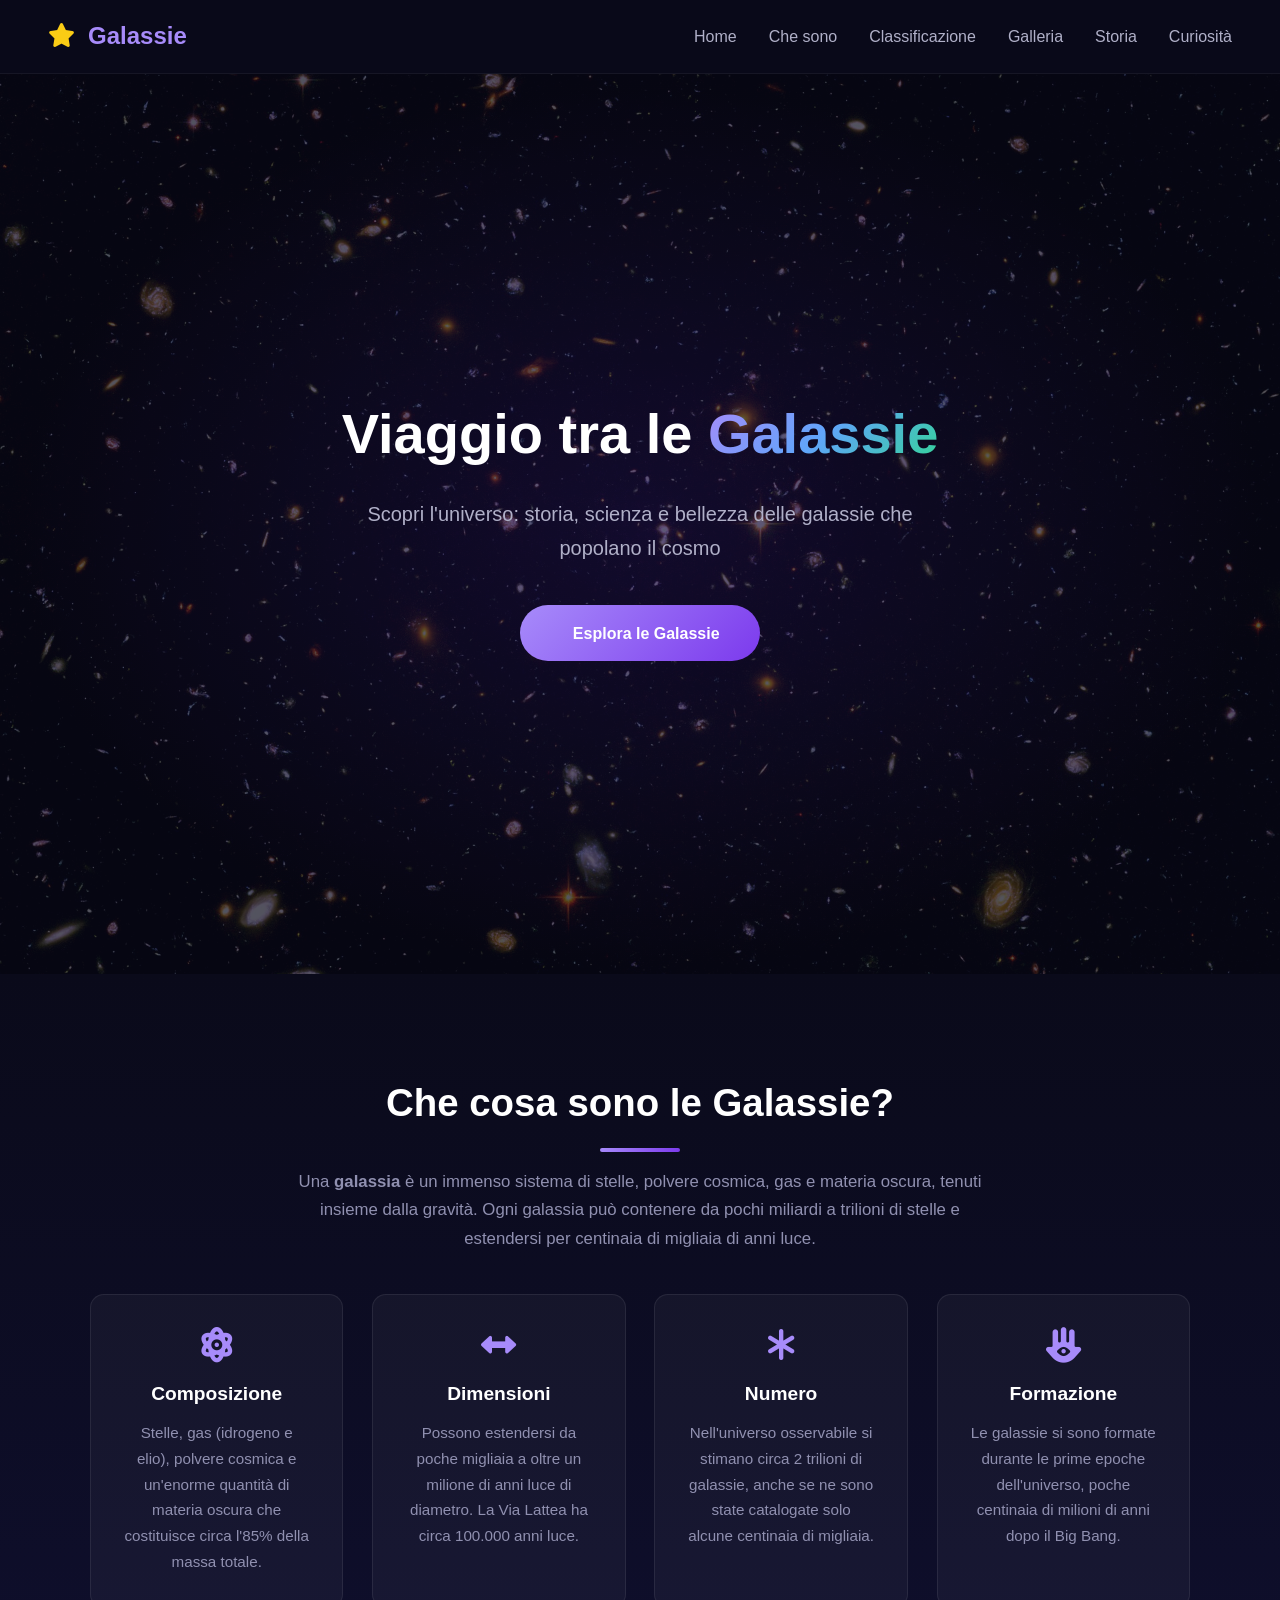
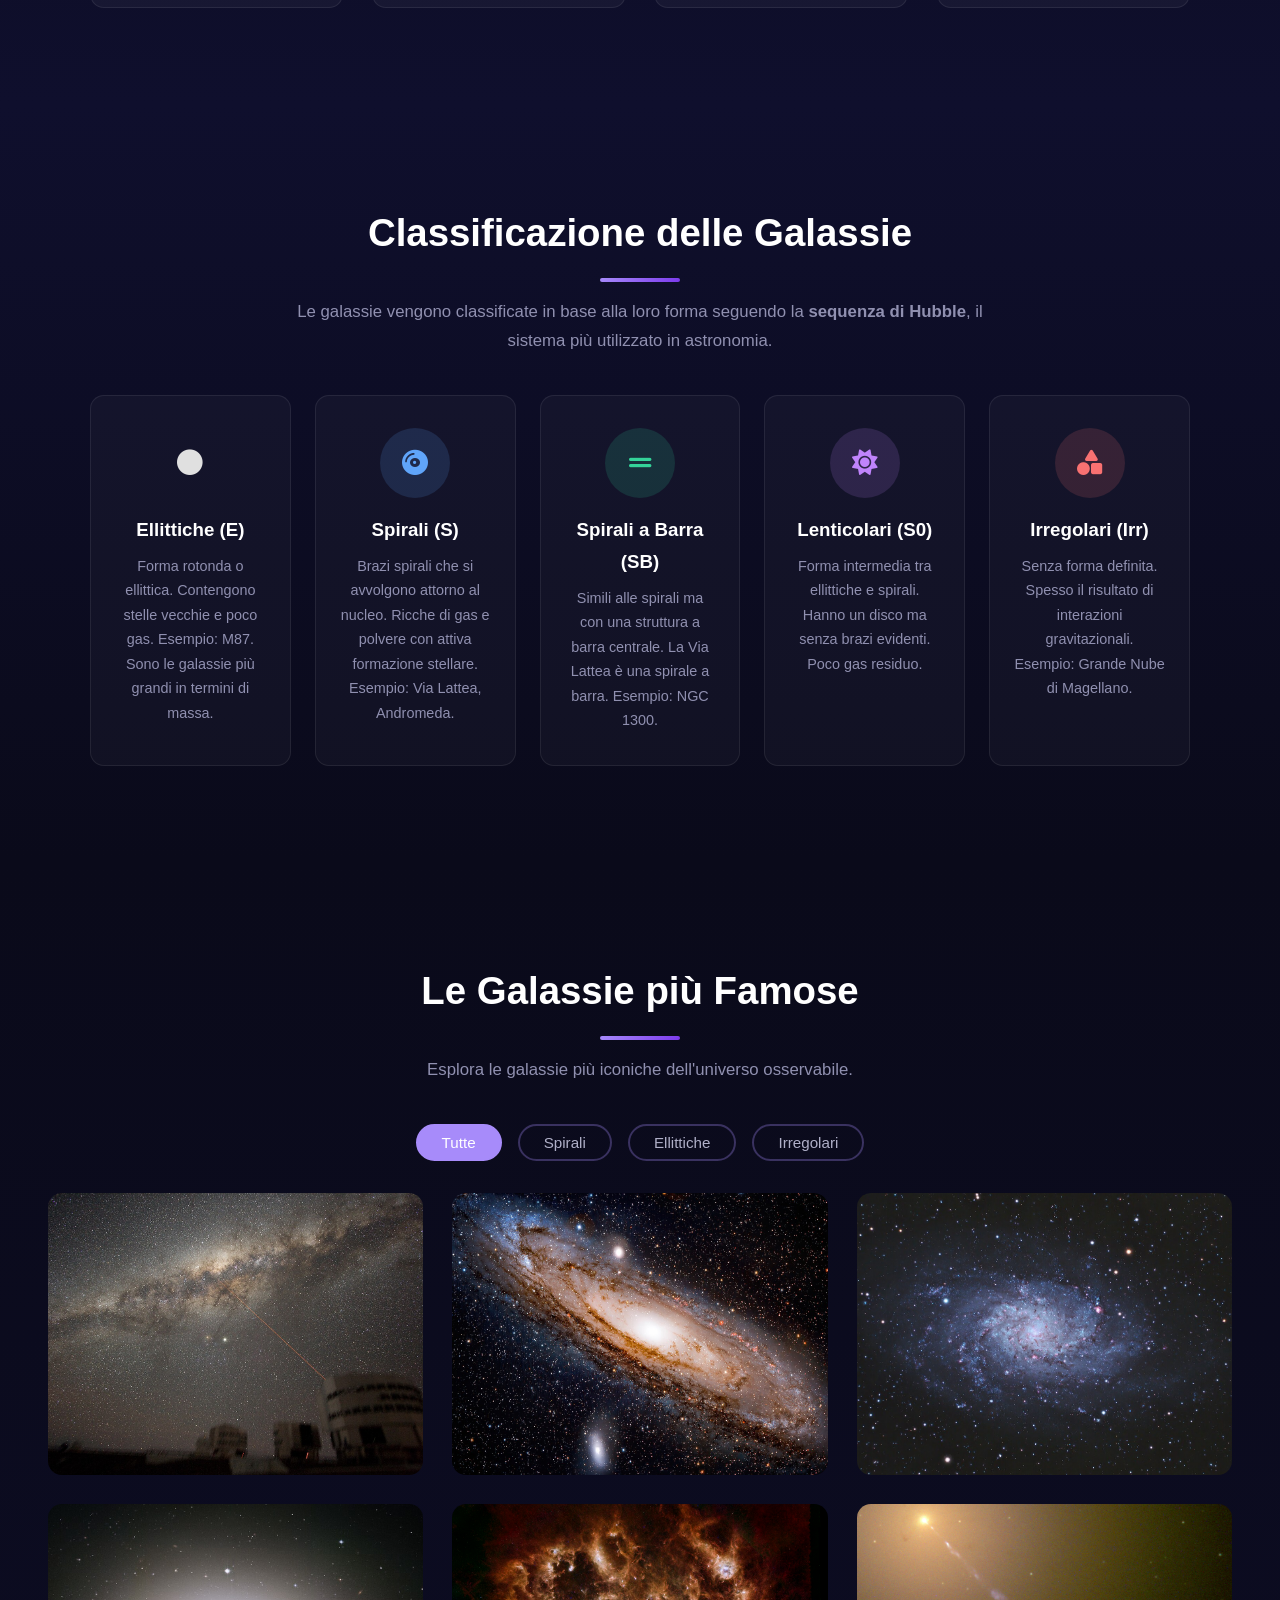
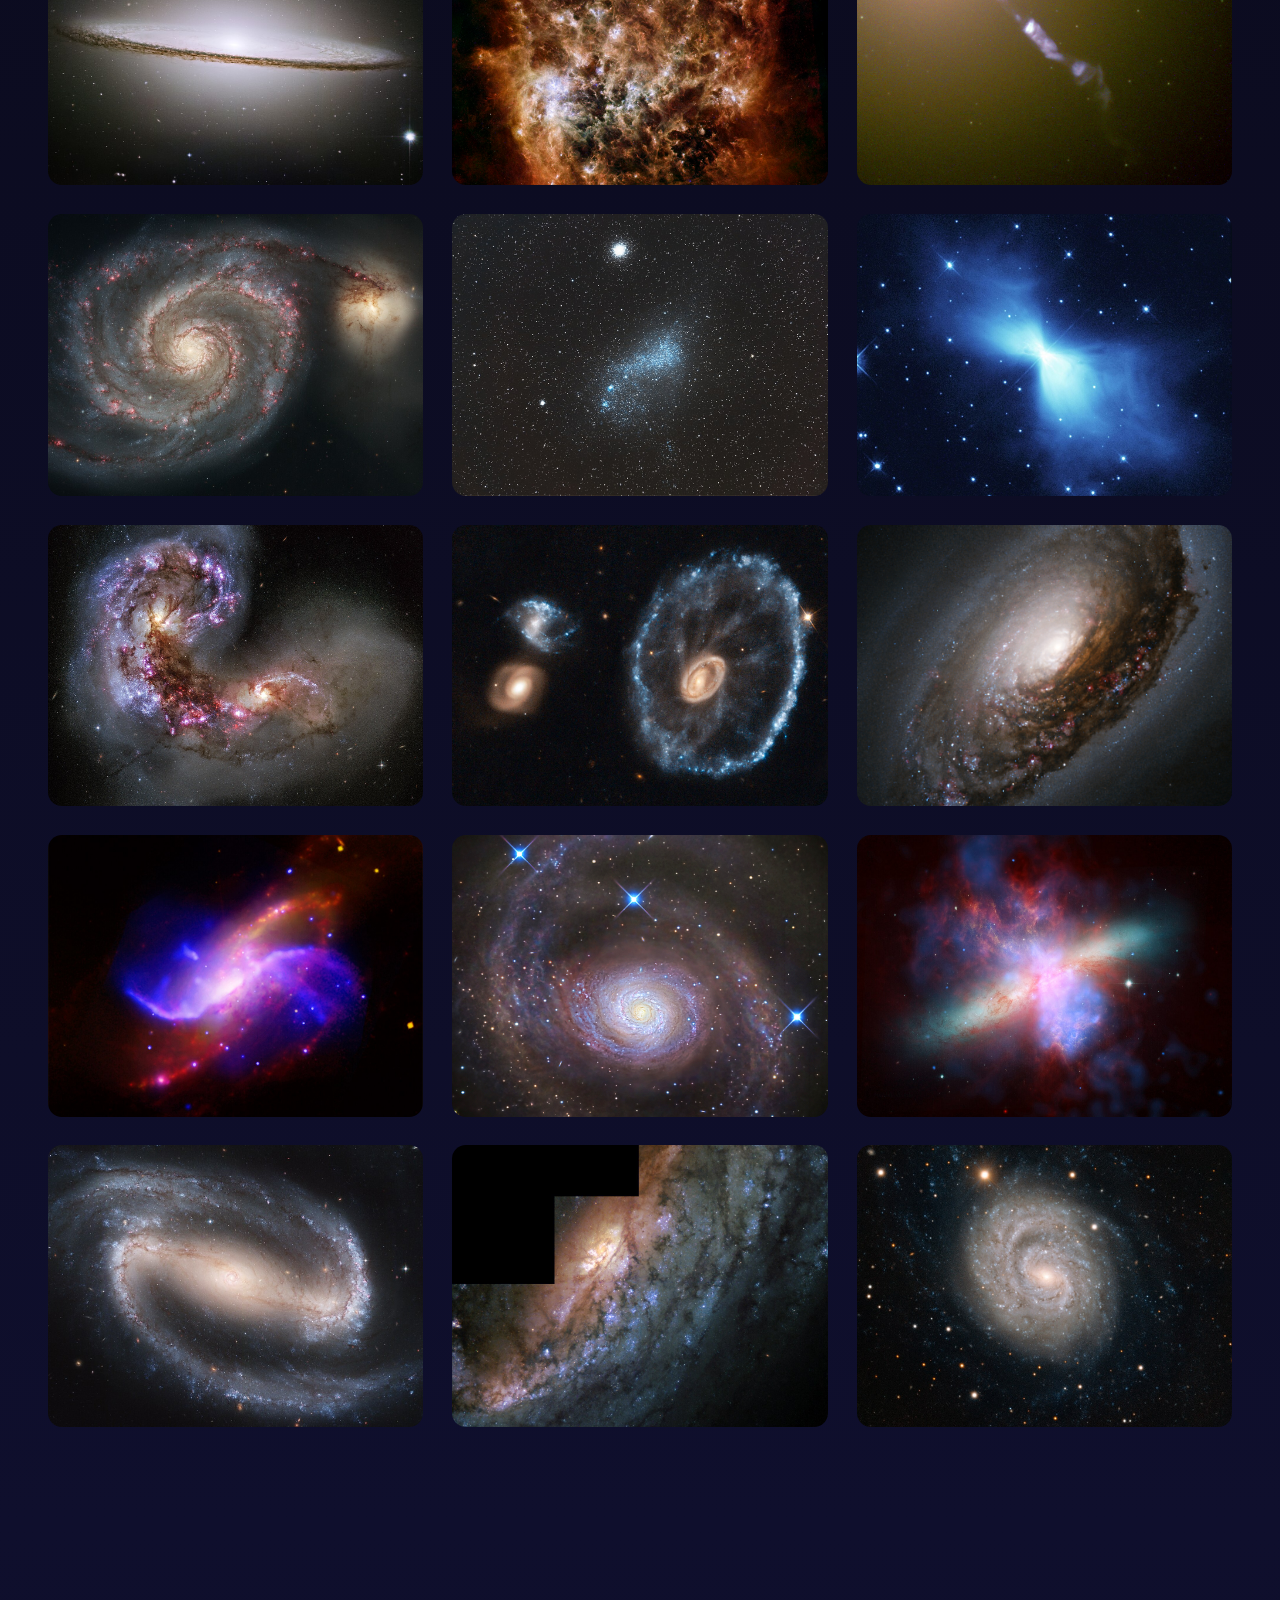
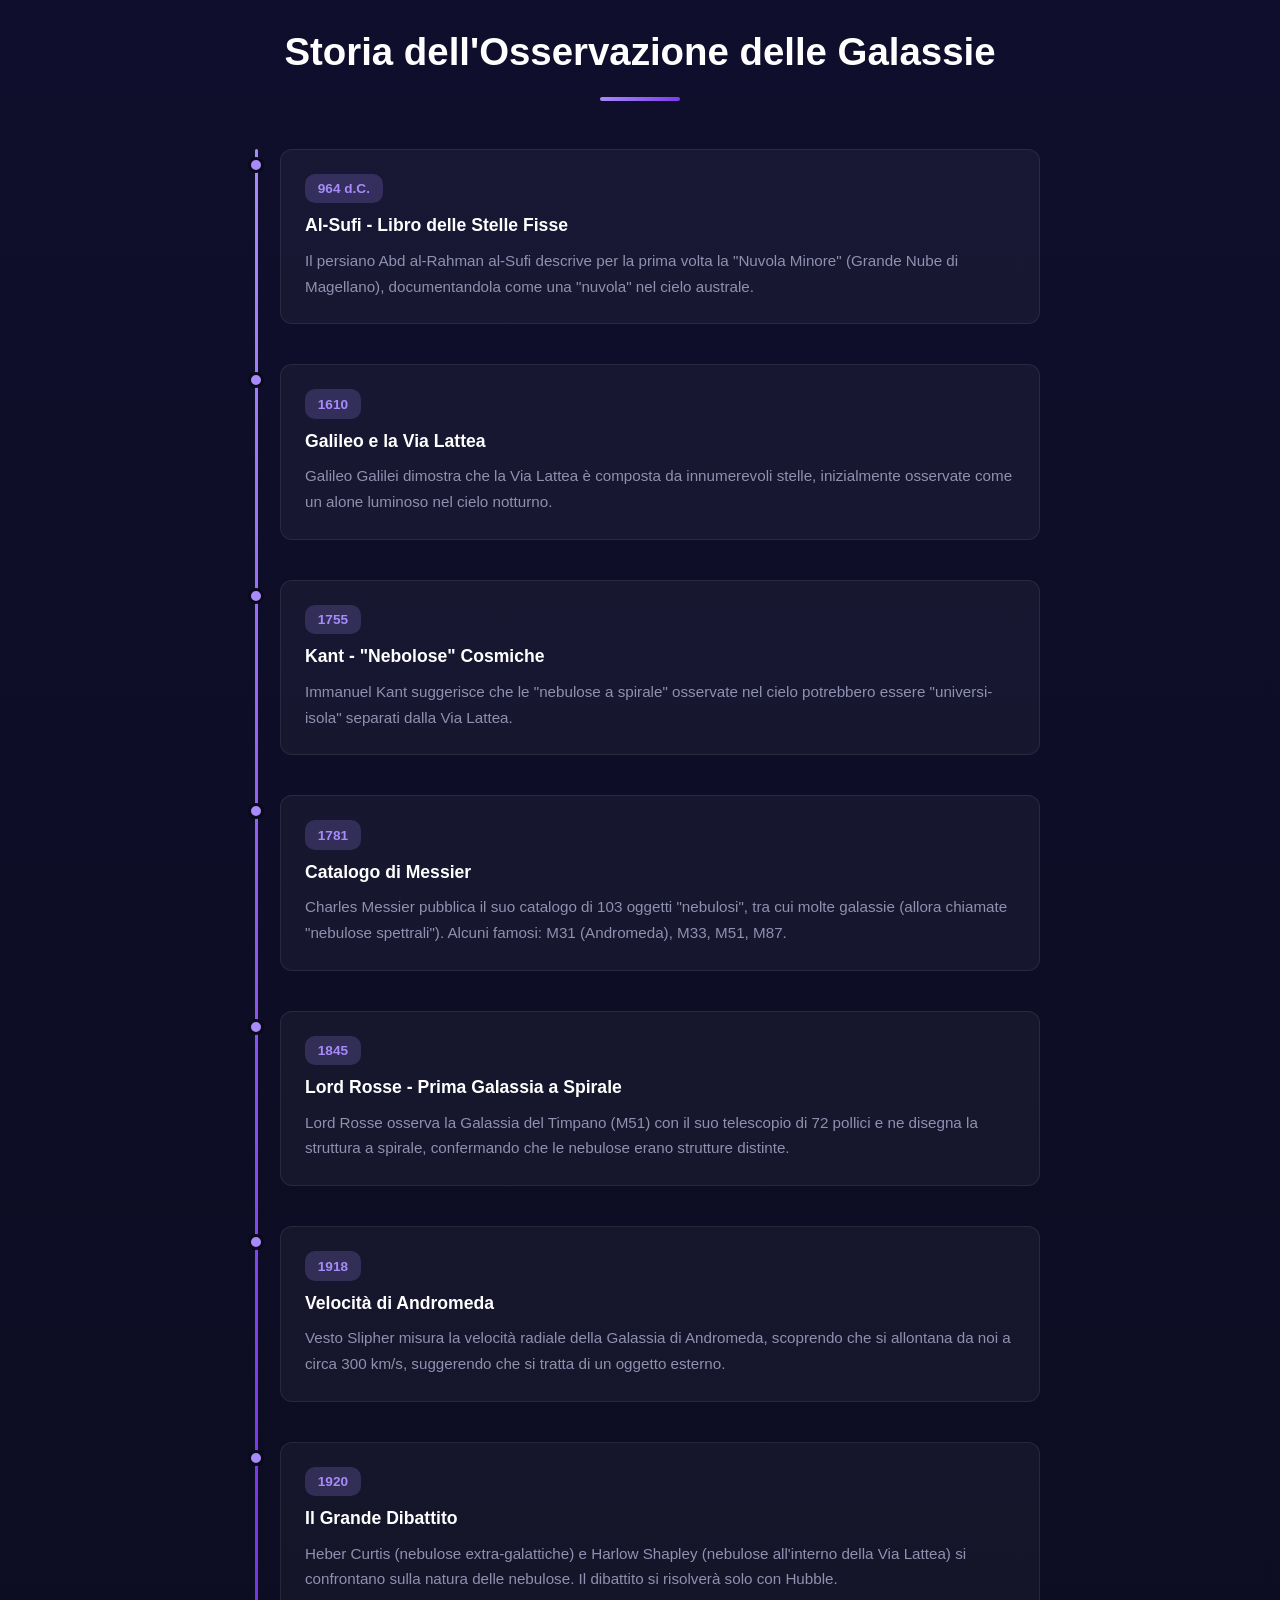
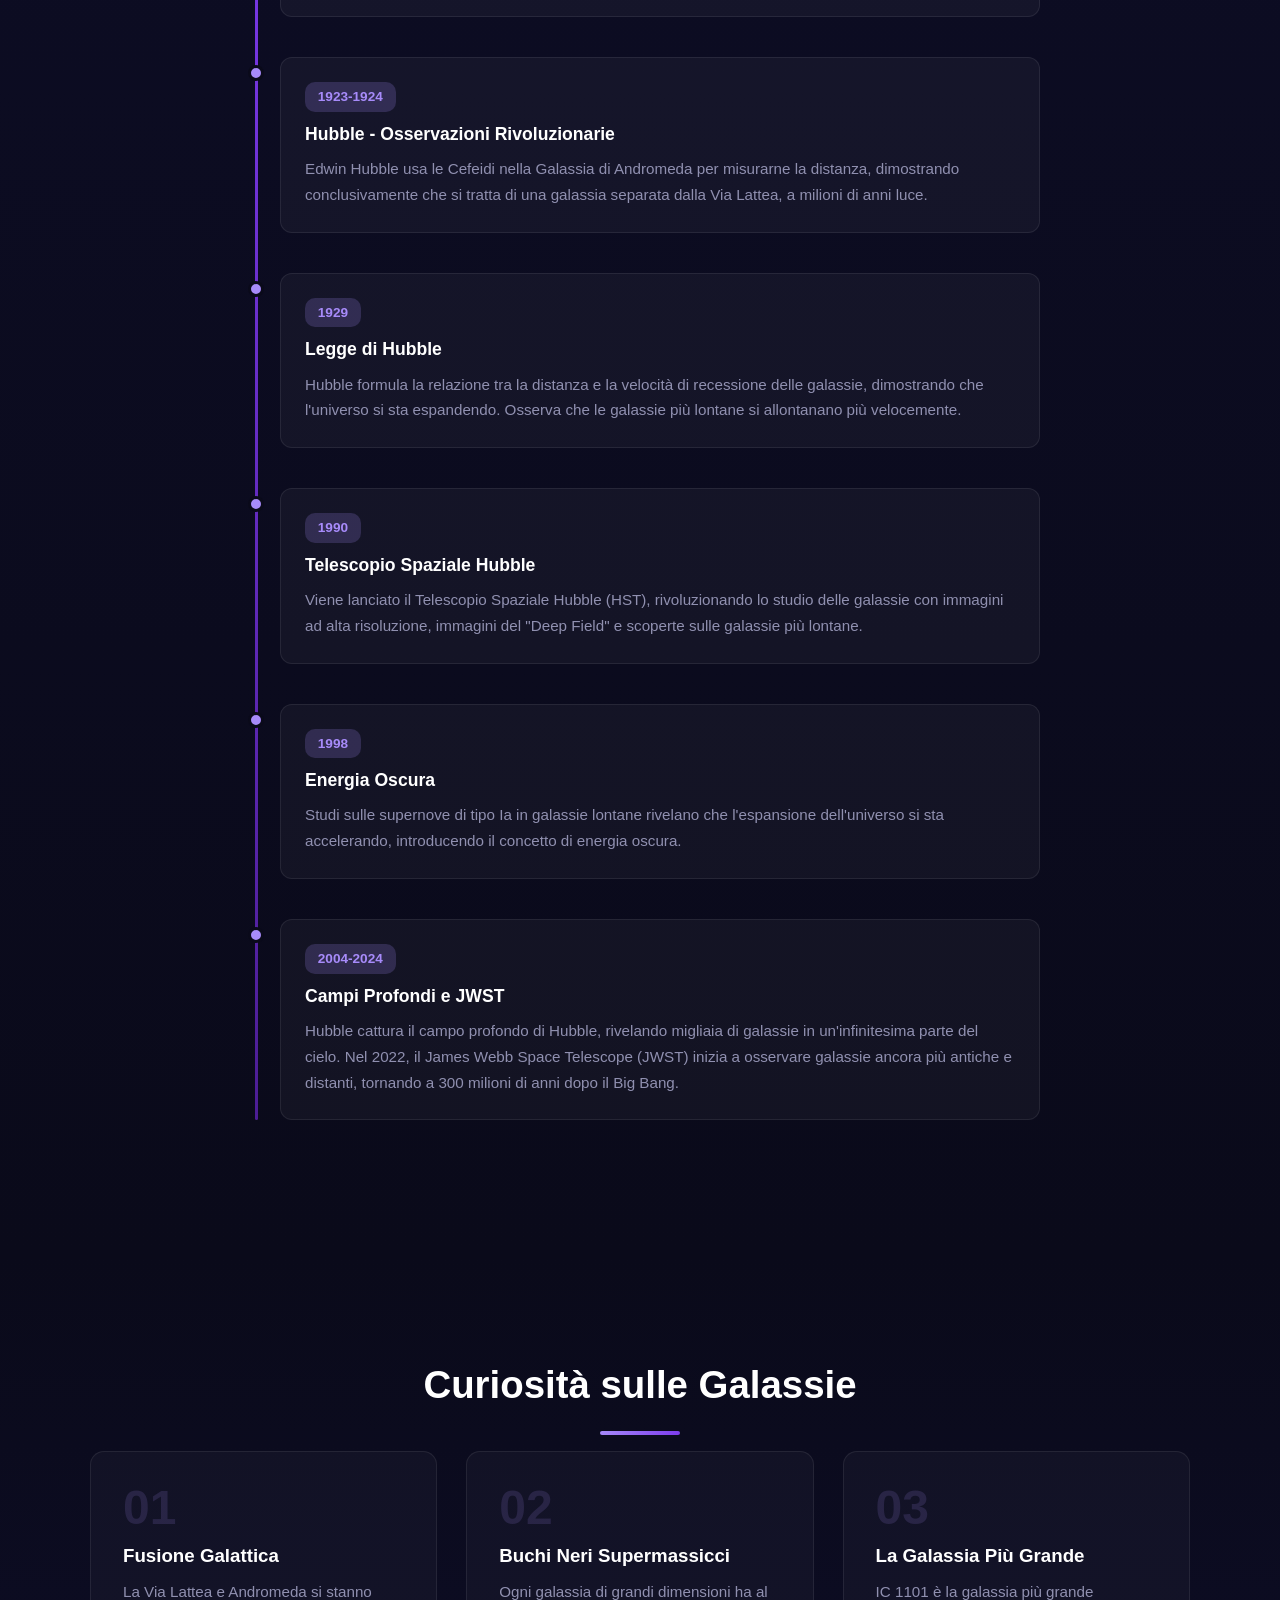
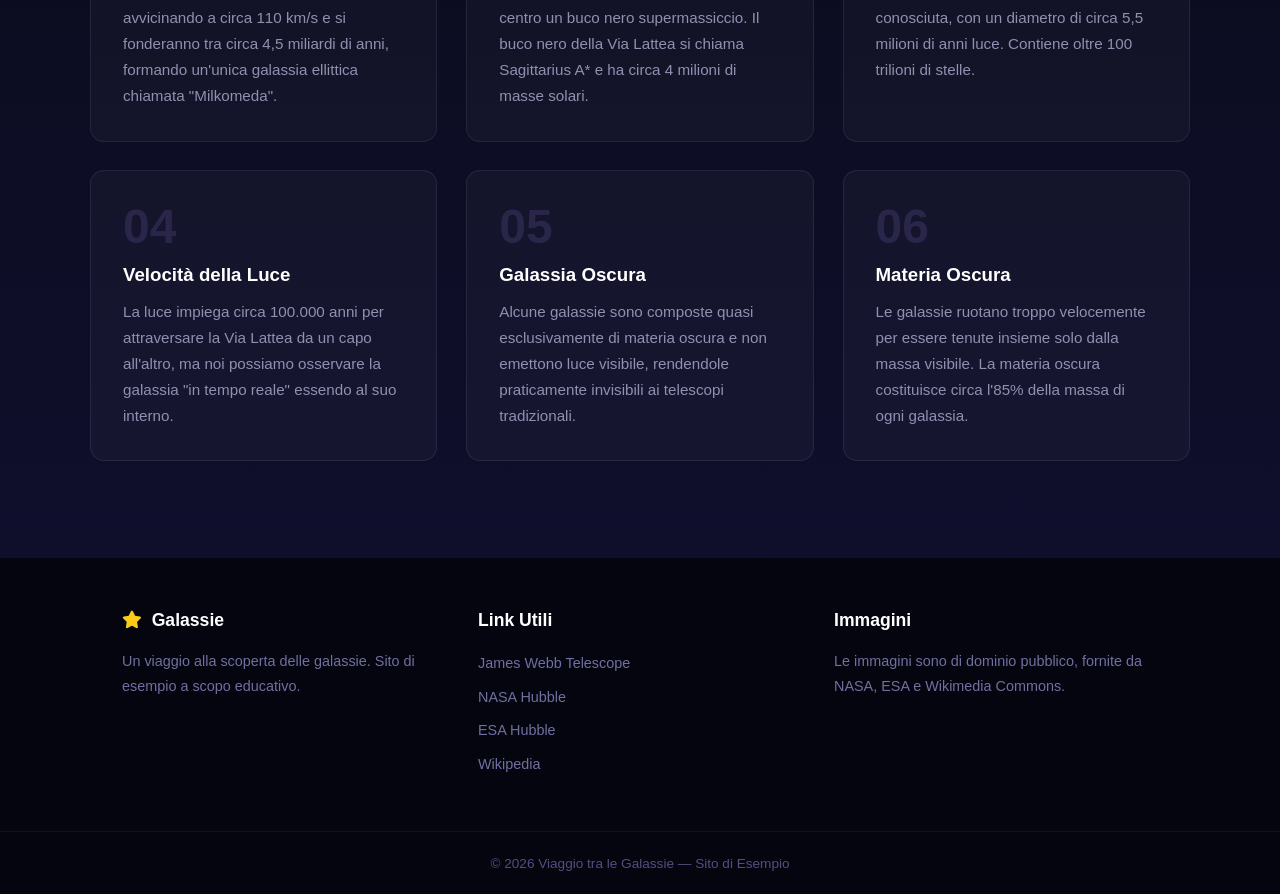
<file: index.html>
<!DOCTYPE html>
<html lang="it">
<head>
  <meta charset="UTF-8">
  <meta name="viewport" content="width=device-width, initial-scale=1.0">
  <title>Le Galassie - Guida Completa</title>
  <link rel="stylesheet" href="style.css">
  <link rel="stylesheet" href="https://cdnjs.cloudflare.com/ajax/libs/font-awesome/6.5.0/css/all.min.css">
</head>
<body>

  <nav id="navbar">
    <div class="nav-brand"><i class="fas fa-star"></i> Galassie</div>
    <ul id="nav-links">
      <li><a href="#home">Home</a></li>
      <li><a href="#che-cosa-sono">Che sono</a></li>
      <li><a href="#classificazione">Classificazione</a></li>
      <li><a href="#galleria">Galleria</a></li>
      <li><a href="#storia">Storia</a></li>
      <li><a href="#curiosita">Curiosit&agrave;</a></li>
    </ul>
    <button id="hamburger" aria-label="Menu"><i class="fas fa-bars"></i></button>
  </nav>

  <!-- HERO -->
  <header id="home">
    <div class="hero-overlay"></div>
    <div class="hero-particles" id="particles"></div>
    <div class="hero-content">
      <h1>Viaggio tra le <span>Galassie</span></h1>
      <p>Scopri l'universo: storia, scienza e bellezza delle galassie che popolano il cosmo</p>
      <a href="#galleria" class="btn"><i class="fas fa-telescope"></i> Esplora le Galassie</a>
    </div>
  </header>

  <!-- CHE COSA SONO -->
  <section id="che-cosa-sono">
    <h2>Che cosa sono le Galassie?</h2>
    <p>Una <strong>galassia</strong> &egrave; un immenso sistema di stelle, polvere cosmica, gas e materia oscura, tenuti insieme dalla gravit&agrave;. Ogni galassia pu&ograve; contenere da pochi miliardi a trilioni di stelle e estendersi per centinaia di migliaia di anni luce.</p>
    <div class="info-cards">
      <div class="info-card">
        <i class="fas fa-atom"></i>
        <h3>Composizione</h3>
        <p>Stelle, gas (idrogeno e elio), polvere cosmica e un'enorme quantit&agrave; di materia oscura che costituisce circa l'85% della massa totale.</p>
      </div>
      <div class="info-card">
        <i class="fas fa-arrows-alt-h"></i>
        <h3>Dimensioni</h3>
        <p>Possono estendersi da poche migliaia a oltre un milione di anni luce di diametro. La Via Lattea ha circa 100.000 anni luce.</p>
      </div>
      <div class="info-card">
        <i class="fas fa-asterisk"></i>
        <h3>Numero</h3>
        <p>Nell'universo osservabile si stimano circa 2 trilioni di galassie, anche se ne sono state catalogate solo alcune centinaia di migliaia.</p>
      </div>
      <div class="info-card">
        <i class="fas fa-hamsa"></i>
        <h3>Formazione</h3>
        <p>Le galassie si sono formate durante le prime epoche dell'universo, poche centinaia di milioni di anni dopo il Big Bang.</p>
      </div>
    </div>
  </section>

  <!-- CLASSIFICAZIONE -->
  <section id="classificazione">
    <h2>Classificazione delle Galassie</h2>
    <p>Le galassie vengono classificate in base alla loro forma seguendo la <strong>sequenza di Hubble</strong>, il sistema pi&ugrave; utilizzato in astronomia.</p>
    <div class="classification">
      <div class="class-card elliptical">
        <div class="class-icon"><i class="fas fa-circle"></i></div>
        <h3>Ellittiche (E)</h3>
        <p>Forma rotonda o ellittica. Contengono stelle vecchie e poco gas. Esempio: M87. Sono le galassie pi&ugrave; grandi in termini di massa.</p>
      </div>
      <div class="class-card spiral">
        <div class="class-icon"><i class="fas fa-compact-disc"></i></div>
        <h3>Spirali (S)</h3>
        <p>Brazi spirali che si avvolgono attorno al nucleo. Ricche di gas e polvere con attiva formazione stellare. Esempio: Via Lattea, Andromeda.</p>
      </div>
      <div class="class-card barred">
        <div class="class-icon"><i class="fas fa-grip-lines"></i></div>
        <h3>Spirali a Barra (SB)</h3>
        <p>Simili alle spirali ma con una struttura a barra centrale. La Via Lattea &egrave; una spirale a barra. Esempio: NGC 1300.</p>
      </div>
      <div class="class-card lenticular">
        <div class="class-icon"><i class="fas fa-sun"></i></div>
        <h3>Lenticolari (S0)</h3>
        <p>Forma intermedia tra ellittiche e spirali. Hanno un disco ma senza brazi evidenti. Poco gas residuo.</p>
      </div>
      <div class="class-card irregular">
        <div class="class-icon"><i class="fas fa-shapes"></i></div>
        <h3>Irregolari (Irr)</h3>
        <p>Senza forma definita. Spesso il risultato di interazioni gravitazionali. Esempio: Grande Nube di Magellano.</p>
      </div>
    </div>
  </section>

  <!-- GALLERIA -->
  <section id="galleria">
    <h2>Le Galassie pi&ugrave; Famose</h2>
    <p>Esplora le galassie pi&ugrave; iconiche dell'universo osservabile.</p>

    <div class="filters">
      <button class="filter-btn active" data-filter="all">Tutte</button>
      <button class="filter-btn" data-filter="spirale">Spirali</button>
      <button class="filter-btn" data-filter="ellittica">Ellittiche</button>
      <button class="filter-btn" data-filter="irregolare">Irregolari</button>
    </div>

    <div class="galaxy-grid" id="galaxy-grid">

      <!-- 1. VIA LATTEA -->
      <div class="galaxy-card" data-type="spirale" onclick="openModal('milkyway')">
        <img src="images/milkyway.jpg" alt="Via Lattea" loading="lazy">
        <div class="galaxy-overlay">
          <h3>Via Lattea</h3>
          <span class="galaxy-type">Spirale barrata</span>
          <span class="galaxy-dist">Nostra galassia</span>
        </div>
      </div>

      <!-- 2. ANDROMEDA -->
      <div class="galaxy-card" data-type="spirale" onclick="openModal('andromeda')">
        <img src="images/andromeda.jpg" alt="Galassia di Andromeda" loading="lazy">
        <div class="galaxy-overlay">
          <h3>Galassia di Andromeda (M31)</h3>
          <span class="galaxy-type">Spirale</span>
          <span class="galaxy-dist">2,5 milioni di anni luce</span>
        </div>
      </div>

      <!-- 3. TRIANGOLO -->
      <div class="galaxy-card" data-type="spirale" onclick="openModal('triangolo')">
        <img src="images/triangolo.jpg" alt="Galassia del Triangolo" loading="lazy">
        <div class="galaxy-overlay">
          <h3>Galassia del Triangolo (M33)</h3>
          <span class="galaxy-type">Spirale</span>
          <span class="galaxy-dist">2,73 milioni di anni luce</span>
        </div>
      </div>

      <!-- 4. SOMBRERO -->
      <div class="galaxy-card" data-type="spirale" onclick="openModal('sombrero')">
        <img src="images/sombrero.jpg" alt="Galassia del Sombrero" loading="lazy">
        <div class="galaxy-overlay">
          <h3>Galassia del Sombrero (M104)</h3>
          <span class="galaxy-type">Spirale barrata</span>
          <span class="galaxy-dist">29 milioni di anni luce</span>
        </div>
      </div>

      <!-- 5. GRANDE NUBE DI MAGELLANO -->
      <div class="galaxy-card" data-type="irregolare" onclick="openModal('magellano')">
        <img src="images/magellano.jpg" alt="Grande Nube di Magellano" loading="lazy">
        <div class="galaxy-overlay">
          <h3>Grande Nube di Magellano</h3>
          <span class="galaxy-type">Irr I</span>
          <span class="galaxy-dist">160.000 anni luce</span>
        </div>
      </div>

      <!-- 6. MESSIER 87 -->
      <div class="galaxy-card" data-type="ellittica" onclick="openModal('m87')">
        <img src="images/m87.jpg" alt="M87" loading="lazy">
        <div class="galaxy-overlay">
          <h3>Messier 87 (M87)</h3>
          <span class="galaxy-type">Ellittica gigante</span>
          <span class="galaxy-dist">53 milioni di anni luce</span>
        </div>
      </div>

      <!-- 7. WHIRLPOOL -->
      <div class="galaxy-card" data-type="spirale" onclick="openModal('whirlpool')">
        <img src="images/whirlpool.jpg" alt="Whirlpool Galaxy" loading="lazy">
        <div class="galaxy-overlay">
          <h3>Galassia Whirlpool (M51)</h3>
          <span class="galaxy-type">Spirale</span>
          <span class="galaxy-dist">23 milioni di anni luce</span>
        </div>
      </div>

      <!-- 8. PICCOLA NUBE DI MAGELLANO -->
      <div class="galaxy-card" data-type="irregolare" onclick="openModal('piccola-magellano')">
        <img src="images/piccolamagellano.jpg" alt="Piccola Nube di Magellano" loading="lazy">
        <div class="galaxy-overlay">
          <h3>Piccola Nube di Magellano</h3>
          <span class="galaxy-type">Irr I / SBO</span>
          <span class="galaxy-dist">200.000 anni luce</span>
        </div>
      </div>

      <!-- 9. BOOMERANG -->
      <div class="galaxy-card" data-type="ellittica" onclick="openModal('boomerang')">
        <img src="images/boomerang.jpg" alt="Boomerang Nebula" loading="lazy">
        <div class="galaxy-overlay">
          <h3>Nebulosa Boomerang</h3>
          <span class="galaxy-type">Nebulosa protoplanetaria</span>
          <span class="galaxy-dist">5.000 anni luce</span>
        </div>
      </div>

      <!-- 10. ANTENNAM -->
      <div class="galaxy-card" data-type="spirale" onclick="openModal('antennae')">
        <img src="images/antennae.jpg" alt="Antennae Galaxies" loading="lazy">
        <div class="galaxy-overlay">
          <h3>Galassie Antenne (NGC 4038/4039)</h3>
          <span class="galaxy-type">In interazione</span>
          <span class="galaxy-dist">45 milioni di anni luce</span>
        </div>
      </div>

      <!-- 11. CARTWHEEL -->
      <div class="galaxy-card" data-type="spirale" onclick="openModal('cartwheel')">
        <img src="images/cartwheel.jpg" alt="Cartwheel Galaxy" loading="lazy">
        <div class="galaxy-overlay">
          <h3>Galassia della Ruota di Carro</h3>
          <span class="galaxy-type">Anulare</span>
          <span class="galaxy-dist">500 milioni di anni luce</span>
        </div>
      </div>

      <!-- 12. BLACK EYE -->
      <div class="galaxy-card" data-type="spirale" onclick="openModal('blackeye')">
        <img src="images/blackeye.jpg" alt="Black Eye Galaxy" loading="lazy">
        <div class="galaxy-overlay">
          <h3>Black Eye Galaxy (M64)</h3>
          <span class="galaxy-type">Spirale</span>
          <span class="galaxy-dist">17 milioni di anni luce</span>
        </div>
      </div>

      <!-- 13. TIRANO -->
      <div class="galaxy-card" data-type="spirale" onclick="openModal('tirano')">
        <img src="images/tirano.jpg" alt="Galassia del Cane Maggiore" loading="lazy">
        <div class="galaxy-overlay">
          <h3>M106 (Cane Maggiore)</h3>
          <span class="galaxy-type">Spirale barrata</span>
          <span class="galaxy-dist">22 milioni di anni luce</span>
        </div>
      </div>

      <!-- 14. OCCHIO DI GATTO -->
      <div class="galaxy-card" data-type="ellittica" onclick="openModal('occhio')">
        <img src="images/occhio.jpg" alt="M94 - Occhio di Gatto" loading="lazy">
        <div class="galaxy-overlay">
          <h3>Galassia dell'Occhio di Gatto (M94)</h3>
          <span class="galaxy-type">Spirale / Lenticolare</span>
          <span class="galaxy-dist">16 milioni di anni luce</span>
        </div>
      </div>

      <!-- 15. CIGARO -->
      <div class="galaxy-card" data-type="ellittica" onclick="openModal('cigaro')">
        <img src="images/cigaro.jpg" alt="Galassia del Cigaro" loading="lazy">
        <div class="galaxy-overlay">
          <h3>Galassia del Cigaro (M82)</h3>
          <span class="galaxy-type">Irregolare starburst</span>
          <span class="galaxy-dist">12 milioni di anni luce</span>
        </div>
      </div>

      <!-- 16. SIRENA -->
      <div class="galaxy-card" data-type="spirale" onclick="openModal('sirena')">
        <img src="images/sirena.jpg" alt="NGC 1300" loading="lazy">
        <div class="galaxy-overlay">
          <h3>NGC 1300 (Sirena)</h3>
          <span class="galaxy-type">Spirale barrata</span>
          <span class="galaxy-dist">69 milioni di anni luce</span>
        </div>
      </div>

      <!-- 17. FOCA -->
      <div class="galaxy-card" data-type="spirale" onclick="openModal('foca')">
        <img src="images/foca.jpg" alt="NGC 2903" loading="lazy">
        <div class="galaxy-overlay">
          <h3>NGC 2903 (Leone)</h3>
          <span class="galaxy-type">Spirale barrata</span>
          <span class="galaxy-dist">30 milioni di anni luce</span>
        </div>
      </div>

      <!-- 18. PESCATORE -->
      <div class="galaxy-card" data-type="spirale" onclick="openModal('pescatore')">
        <img src="images/pescatore.jpg" alt="NGC 1637" loading="lazy">
        <div class="galaxy-overlay">
          <h3>NGC 1637 (Eridano)</h3>
          <span class="galaxy-type">Spirale</span>
          <span class="galaxy-dist">38 milioni di anni luce</span>
        </div>
      </div>

    </div>
  </section>

  <!-- STORIA DELL'ASTRONOMIA -->
  <section id="storia">
    <h2>Storia dell'Osservazione delle Galassie</h2>
    <div class="timeline">
      <div class="timeline-item">
        <div class="timeline-dot"></div>
        <div class="timeline-content">
          <span class="year">964 d.C.</span>
          <h3>Al-Sufi - Libro delle Stelle Fisse</h3>
          <p>Il persiano Abd al-Rahman al-Sufi descrive per la prima volta la "Nuvola Minore" (Grande Nube di Magellano), documentandola come una "nuvola" nel cielo australe.</p>
        </div>
      </div>
      <div class="timeline-item">
        <div class="timeline-dot"></div>
        <div class="timeline-content">
          <span class="year">1610</span>
          <h3>Galileo e la Via Lattea</h3>
          <p>Galileo Galilei dimostra che la Via Lattea &egrave; composta da innumerevoli stelle, inizialmente osservate come un alone luminoso nel cielo notturno.</p>
        </div>
      </div>
      <div class="timeline-item">
        <div class="timeline-dot"></div>
        <div class="timeline-content">
          <span class="year">1755</span>
          <h3>Kant - "Nebolose" Cosmiche</h3>
          <p>Immanuel Kant suggerisce che le "nebulose a spirale" osservate nel cielo potrebbero essere "universi-isola" separati dalla Via Lattea.</p>
        </div>
      </div>
      <div class="timeline-item">
        <div class="timeline-dot"></div>
        <div class="timeline-content">
          <span class="year">1781</span>
          <h3>Catalogo di Messier</h3>
          <p>Charles Messier pubblica il suo catalogo di 103 oggetti "nebulosi", tra cui molte galassie (allora chiamate "nebulose spettrali"). Alcuni famosi: M31 (Andromeda), M33, M51, M87.</p>
        </div>
      </div>
      <div class="timeline-item">
        <div class="timeline-dot"></div>
        <div class="timeline-content">
          <span class="year">1845</span>
          <h3>Lord Rosse - Prima Galassia a Spirale</h3>
          <p>Lord Rosse osserva la Galassia del Timpano (M51) con il suo telescopio di 72 pollici e ne disegna la struttura a spirale, confermando che le nebulose erano strutture distinte.</p>
        </div>
      </div>
      <div class="timeline-item">
        <div class="timeline-dot"></div>
        <div class="timeline-content">
          <span class="year">1918</span>
          <h3>Velocit&agrave; di Andromeda</h3>
          <p>Vesto Slipher misura la velocit&agrave; radiale della Galassia di Andromeda, scoprendo che si allontana da noi a circa 300 km/s, suggerendo che si tratta di un oggetto esterno.</p>
        </div>
      </div>
      <div class="timeline-item">
        <div class="timeline-dot"></div>
        <div class="timeline-content">
          <span class="year">1920</span>
          <h3>Il Grande Dibattito</h3>
          <p>Heber Curtis (nebulose extra-galattiche) e Harlow Shapley (nebulose all'interno della Via Lattea) si confrontano sulla natura delle nebulose. Il dibattito si risolver&agrave; solo con Hubble.</p>
        </div>
      </div>
      <div class="timeline-item">
        <div class="timeline-dot"></div>
        <div class="timeline-content">
          <span class="year">1923-1924</span>
          <h3>Hubble - Osservazioni Rivoluzionarie</h3>
          <p>Edwin Hubble usa le Cefeidi nella Galassia di Andromeda per misurarne la distanza, dimostrando conclusivamente che si tratta di una galassia separata dalla Via Lattea, a milioni di anni luce.</p>
        </div>
      </div>
      <div class="timeline-item">
        <div class="timeline-dot"></div>
        <div class="timeline-content">
          <span class="year">1929</span>
          <h3>Legge di Hubble</h3>
          <p>Hubble formula la relazione tra la distanza e la velocit&agrave; di recessione delle galassie, dimostrando che l'universo si sta espandendo. Osserva che le galassie pi&ugrave; lontane si allontanano pi&ugrave; velocemente.</p>
        </div>
      </div>
      <div class="timeline-item">
        <div class="timeline-dot"></div>
        <div class="timeline-content">
          <span class="year">1990</span>
          <h3>Telescopio Spaziale Hubble</h3>
          <p>Viene lanciato il Telescopio Spaziale Hubble (HST), rivoluzionando lo studio delle galassie con immagini ad alta risoluzione, immagini del "Deep Field" e scoperte sulle galassie pi&ugrave; lontane.</p>
        </div>
      </div>
      <div class="timeline-item">
        <div class="timeline-dot"></div>
        <div class="timeline-content">
          <span class="year">1998</span>
          <h3>Energia Oscura</h3>
          <p>Studi sulle supernove di tipo Ia in galassie lontane rivelano che l'espansione dell'universo si sta accelerando, introducendo il concetto di energia oscura.</p>
        </div>
      </div>
      <div class="timeline-item">
        <div class="timeline-dot"></div>
        <div class="timeline-content">
          <span class="year">2004-2024</span>
          <h3>Campi Profondi e JWST</h3>
          <p>Hubble cattura il campo profondo di Hubble, rivelando migliaia di galassie in un'infinitesima parte del cielo. Nel 2022, il James Webb Space Telescope (JWST) inizia a osservare galassie ancora pi&ugrave; antiche e distanti, tornando a 300 milioni di anni dopo il Big Bang.</p>
        </div>
      </div>
    </div>
  </section>

  <!-- CURIOSITÀ -->
  <section id="curiosita">
    <h2>Curiosit&agrave; sulle Galassie</h2>
    <div class="facts-grid">
      <div class="fact-card">
        <div class="fact-number">01</div>
        <h3>Fusione Galattica</h3>
        <p>La Via Lattea e Andromeda si stanno avvicinando a circa 110 km/s e si fonderanno tra circa 4,5 miliardi di anni, formando un'unica galassia ellittica chiamata "Milkomeda".</p>
      </div>
      <div class="fact-card">
        <div class="fact-number">02</div>
        <h3>Buchi Neri Supermassicci</h3>
        <p>Ogni galassia di grandi dimensioni ha al centro un buco nero supermassiccio. Il buco nero della Via Lattea si chiama Sagittarius A* e ha circa 4 milioni di masse solari.</p>
      </div>
      <div class="fact-card">
        <div class="fact-number">03</div>
        <h3>La Galassia Pi&ugrave; Grande</h3>
        <p>IC 1101 &egrave; la galassia pi&ugrave; grande conosciuta, con un diametro di circa 5,5 milioni di anni luce. Contiene oltre 100 trilioni di stelle.</p>
      </div>
      <div class="fact-card">
        <div class="fact-number">04</div>
        <h3>Velocit&agrave; della Luce</h3>
        <p>La luce impiega circa 100.000 anni per attraversare la Via Lattea da un capo all'altro, ma noi possiamo osservare la galassia "in tempo reale" essendo al suo interno.</p>
      </div>
      <div class="fact-card">
        <div class="fact-number">05</div>
        <h3>Galassia Oscura</h3>
        <p>Alcune galassie sono composte quasi esclusivamente di materia oscura e non emettono luce visibile, rendendole praticamente invisibili ai telescopi tradizionali.</p>
      </div>
      <div class="fact-card">
        <div class="fact-number">06</div>
        <h3>Materia Oscura</h3>
        <p>Le galassie ruotano troppo velocemente per essere tenute insieme solo dalla massa visibile. La materia oscura costituisce circa l'85% della massa di ogni galassia.</p>
      </div>
    </div>
  </section>

  <!-- FOOTER -->
  <footer>
    <div class="footer-content">
      <div class="footer-section">
        <h3><i class="fas fa-star"></i> Galassie</h3>
        <p>Un viaggio alla scoperta delle galassie. Sito di esempio a scopo educativo.</p>
      </div>
      <div class="footer-section">
        <h3>Link Utili</h3>
        <ul>
          <li><a href="https://esawebb.org/" target="_blank">James Webb Telescope</a></li>
          <li><a href="https://www.nasa.gov/mission_pages/hubble/main/" target="_blank">NASA Hubble</a></li>
          <li><a href="https://www.esa.int/Science_Exploration/Space_Science/Hubble" target="_blank">ESA Hubble</a></li>
          <li><a href="https://www.wikipedia.org/" target="_blank">Wikipedia</a></li>
        </ul>
      </div>
      <div class="footer-section">
        <h3>Immagini</h3>
        <p>Le immagini sono di dominio pubblico, fornite da NASA, ESA e Wikimedia Commons.</p>
      </div>
    </div>
    <div class="footer-bottom">
      <p>&copy; 2026 Viaggio tra le Galassie &mdash; Sito di Esempio</p>
    </div>
  </footer>

  <!-- MODAL -->
  <div class="modal" id="galaxy-modal">
    <div class="modal-content">
      <button class="modal-close" onclick="closeModal()">&times;</button>
      <div class="modal-body" id="modal-body"></div>
    </div>
  </div>

  <script src="script.js"></script>
</body>
</html>
</file>
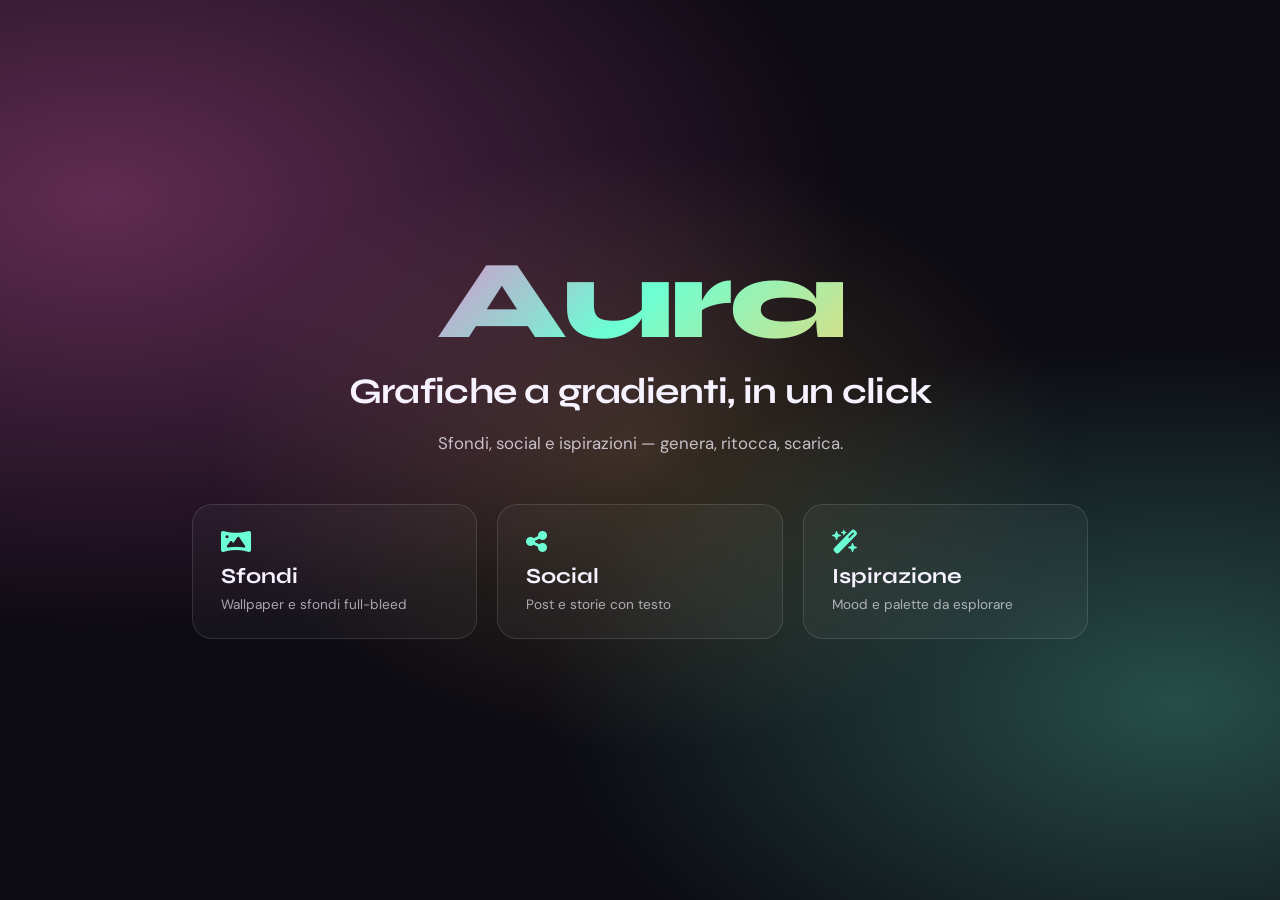
<file: superpower/index.html>
<!DOCTYPE html>
<html lang="it">
<head>
  <meta charset="UTF-8">
  <meta name="viewport" content="width=device-width, initial-scale=1.0">
  <title>Aura — Grafiche a gradienti</title>
  <link rel="preconnect" href="https://fonts.googleapis.com">
  <link href="https://fonts.googleapis.com/css2?family=DM+Sans:wght@400;500;600;700;800&family=Syne:wght@700;800&display=swap" rel="stylesheet">
  <link rel="stylesheet" href="https://cdnjs.cloudflare.com/ajax/libs/font-awesome/6.5.0/css/all.min.css">
  <link rel="stylesheet" href="aura.css">
</head>
<body>
  <div id="app" data-view="home">
    <section id="view-home" class="view view-home">
      <div class="home-bg" aria-hidden="true"></div>
      <header class="home-hero">
        <p class="brand">Aura</p>
        <h1>Grafiche a gradienti, in un click</h1>
        <p class="tagline">Sfondi, social e ispirazioni — genera, ritocca, scarica.</p>
      </header>
      <div class="category-doors">
        <button type="button" class="door" data-category="sfondi">
          <i class="fa-solid fa-panorama"></i>
          <span>Sfondi</span>
          <small>Wallpaper e sfondi full-bleed</small>
        </button>
        <button type="button" class="door" data-category="social">
          <i class="fa-solid fa-share-nodes"></i>
          <span>Social</span>
          <small>Post e storie con testo</small>
        </button>
        <button type="button" class="door" data-category="ispirazione">
          <i class="fa-solid fa-wand-magic-sparkles"></i>
          <span>Ispirazione</span>
          <small>Mood e palette da esplorare</small>
        </button>
      </div>
    </section>

    <section id="view-inspiration" class="view view-inspiration hidden" hidden>
      <button type="button" class="back-btn" data-nav="home">Indietro</button>
      <h2>Ispirazione</h2>
      <div id="inspiration-grid" class="inspiration-grid"></div>
    </section>

    <section id="view-studio" class="view view-studio hidden" hidden>
      <button type="button" class="back-btn" data-nav="home">Indietro</button>
      <div class="studio-layout">
        <div class="preview-wrap">
          <canvas id="preview-canvas" width="1280" height="720"></canvas>
        </div>
        <aside id="controls-panel" class="controls-panel">
          <div class="controls-heading">
            <div>
              <p class="controls-kicker">Studio Aura</p>
              <h2>Personalizza</h2>
            </div>
            <button type="button" id="btn-generate" class="generate-btn">
              <i class="fa-solid fa-wand-magic-sparkles" aria-hidden="true"></i>
              <span>Genera</span>
            </button>
          </div>

          <section class="control-section" aria-labelledby="gradient-controls-title">
            <h3 id="gradient-controls-title">Gradiente</h3>
            <label class="control-field">
              <span>Tipo</span>
              <select id="ctrl-type">
                <option value="linear">Lineare</option>
                <option value="radial">Radiale</option>
                <option value="conic">Conico</option>
              </select>
            </label>
            <label class="control-field">
              <span class="control-label-row">
                Angolo
                <span class="control-value">
                  <input id="ctrl-angle-value" type="number" min="0" max="360" step="1" value="135" aria-label="Angolo gradi">
                  <span class="control-unit" aria-hidden="true">°</span>
                </span>
              </span>
              <input id="ctrl-angle" type="range" min="0" max="360" step="1" value="135">
            </label>
            <div id="center-controls" class="center-controls hidden">
              <label class="control-field">
                <span class="control-label-row">
                  Centro X
                  <span class="control-value">
                    <input id="ctrl-cx-value" type="number" min="0" max="100" step="1" value="50" aria-label="Centro X percentuale">
                    <span class="control-unit" aria-hidden="true">%</span>
                  </span>
                </span>
                <input id="ctrl-cx" type="range" min="0" max="100" step="1" value="50">
              </label>
              <label class="control-field">
                <span class="control-label-row">
                  Centro Y
                  <span class="control-value">
                    <input id="ctrl-cy-value" type="number" min="0" max="100" step="1" value="50" aria-label="Centro Y percentuale">
                    <span class="control-unit" aria-hidden="true">%</span>
                  </span>
                </span>
                <input id="ctrl-cy" type="range" min="0" max="100" step="1" value="50">
              </label>
            </div>
          </section>

          <section class="control-section" aria-labelledby="colors-controls-title">
            <div class="section-heading">
              <h3 id="colors-controls-title">Colori</h3>
              <button type="button" id="btn-add-stop" class="small-btn">
                <i class="fa-solid fa-plus" aria-hidden="true"></i>
                Aggiungi
              </button>
            </div>
            <p class="colors-hint">Trascina i punti sulla barra per la posizione. Lo slider Tratto regola ampiezza e intensita del colore nel gradiente.</p>
            <div
              id="gradient-stop-bar"
              class="gradient-stop-bar"
              role="group"
              aria-label="Posizioni colori del gradiente"
            ></div>
            <div id="stops-list" class="stops-list"></div>
          </section>

          <section class="control-section" aria-labelledby="overlay-controls-title">
            <h3 id="overlay-controls-title">Overlay</h3>
            <label class="control-field">
              <span class="control-label-row">
                Forme
                <span class="control-value">
                  <input id="ctrl-blobs-value" type="number" min="0" max="6" step="1" value="3" aria-label="Forme">
                </span>
              </span>
              <input id="ctrl-blobs" type="range" min="0" max="6" step="1" value="3">
            </label>
            <label class="control-field">
              <span class="control-label-row">
                Intensita
                <span class="control-value">
                  <input id="ctrl-intensity-value" type="number" min="0" max="100" step="1" value="45" aria-label="Intensita percentuale">
                  <span class="control-unit" aria-hidden="true">%</span>
                </span>
              </span>
              <input id="ctrl-intensity" type="range" min="0" max="100" step="1" value="45">
            </label>
            <label class="control-field">
              <span class="control-label-row">
                Vignettatura
                <span class="control-value">
                  <input id="ctrl-vignette-value" type="number" min="0" max="100" step="1" value="30" aria-label="Vignettatura percentuale">
                  <span class="control-unit" aria-hidden="true">%</span>
                </span>
              </span>
              <input id="ctrl-vignette" type="range" min="0" max="100" step="1" value="30">
            </label>
            <label class="control-field">
              <span class="control-label-row">
                Disposizione
                <span class="control-value">
                  <input id="ctrl-layout-value" type="number" min="0" max="100" step="1" value="35" aria-label="Disposizione percentuale">
                  <span class="control-unit" aria-hidden="true">%</span>
                </span>
              </span>
              <input id="ctrl-layout" type="range" min="0" max="100" step="1" value="35">
            </label>
          </section>

          <section class="control-section" aria-labelledby="format-controls-title">
            <h3 id="format-controls-title">Formato</h3>
            <label class="control-field">
              <span>Preset</span>
              <select id="ctrl-format"></select>
            </label>
            <div class="dimensions-grid">
              <label class="control-field">
                <span>Larghezza</span>
                <input id="ctrl-width" type="number" min="64" max="4096" step="1">
              </label>
              <label class="control-field">
                <span>Altezza</span>
                <input id="ctrl-height" type="number" min="64" max="4096" step="1">
              </label>
            </div>
          </section>

          <section id="text-controls" class="control-section hidden" hidden aria-labelledby="text-controls-title">
            <h3 id="text-controls-title">Testo</h3>
            <label class="control-field">
              <span>Contenuto</span>
              <textarea id="ctrl-text-content" rows="3" placeholder="Il tuo messaggio"></textarea>
            </label>
            <div class="center-controls">
              <label class="control-field">
                <span class="control-label-row">
                  Posizione X
                  <span class="control-value">
                    <input id="ctrl-text-x-value" type="number" min="0" max="100" step="1" value="50" aria-label="Posizione X percentuale">
                    <span class="control-unit" aria-hidden="true">%</span>
                  </span>
                </span>
                <input id="ctrl-text-x" type="range" min="0" max="100" step="1" value="50">
              </label>
              <label class="control-field">
                <span class="control-label-row">
                  Posizione Y
                  <span class="control-value">
                    <input id="ctrl-text-y-value" type="number" min="0" max="100" step="1" value="50" aria-label="Posizione Y percentuale">
                    <span class="control-unit" aria-hidden="true">%</span>
                  </span>
                </span>
                <input id="ctrl-text-y" type="range" min="0" max="100" step="1" value="50">
              </label>
            </div>
            <label class="control-field">
              <span>Dimensione (px)</span>
              <input id="ctrl-text-size" type="number" min="12" max="200" step="1" value="64">
            </label>
            <label class="control-field">
              <span>Peso</span>
              <select id="ctrl-text-weight">
                <option value="400">Regular (400)</option>
                <option value="600">Semibold (600)</option>
                <option value="700" selected>Bold (700)</option>
                <option value="800">Extra bold (800)</option>
              </select>
            </label>
            <label class="control-field">
              <span>Allineamento</span>
              <select id="ctrl-text-align">
                <option value="left">Sinistra</option>
                <option value="center" selected>Centro</option>
                <option value="right">Destra</option>
              </select>
            </label>
            <label class="control-field color-control">
              <span>Colore</span>
              <input id="ctrl-text-color" type="color" value="#ffffff">
            </label>
          </section>

          <section class="control-section" aria-labelledby="export-controls-title">
            <h3 id="export-controls-title">Esporta e condividi</h3>
            <div class="inspiration-actions">
              <button type="button" id="btn-download" class="inspiration-btn inspiration-btn-primary">
                <i class="fa-solid fa-download" aria-hidden="true"></i>
                Scarica PNG
              </button>
              <button type="button" id="btn-copy-palette" class="inspiration-btn">
                <i class="fa-solid fa-palette" aria-hidden="true"></i>
                Copia palette
              </button>
              <button type="button" id="btn-copy-link" class="inspiration-btn">
                <i class="fa-solid fa-link" aria-hidden="true"></i>
                Copia link
              </button>
            </div>
          </section>
        </aside>
      </div>
    </section>
  </div>
  <div id="toast" class="toast hidden" role="status"></div>

  <script src="js/presets.js"></script>
  <script src="js/state.js"></script>
  <script src="js/gradient-engine.js"></script>
  <script src="js/export.js"></script>
  <script src="js/ui.js"></script>
  <script src="js/app.js"></script>
</body>
</html>
</file>
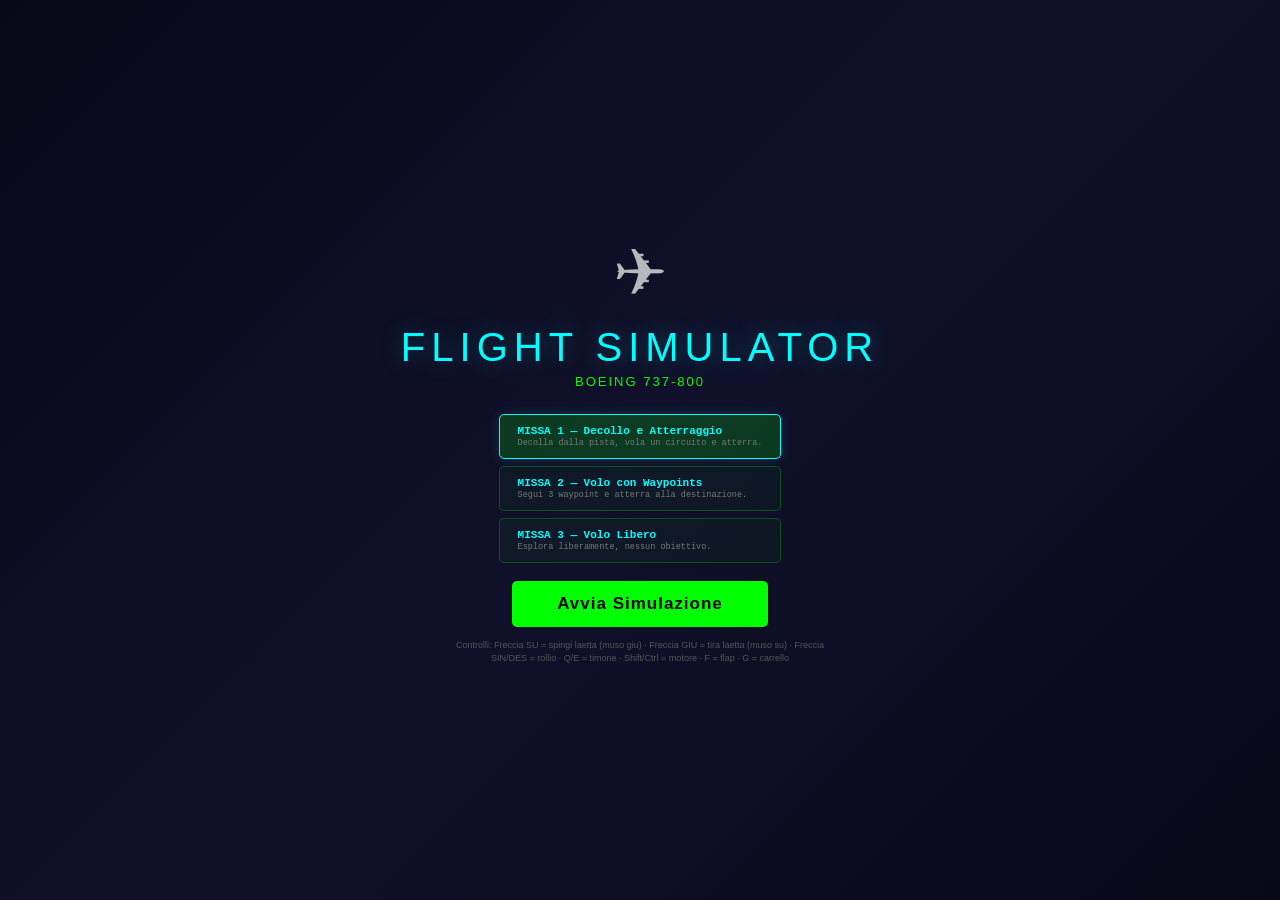
<file: flight-simulator.html>
<!DOCTYPE html>
<html lang="it">
<head>
<meta charset="UTF-8">
<meta name="viewport" content="width=device-width, initial-scale=1.0">
<title>Flight Simulator — Boeing 737-800</title>
<style>
*{margin:0;padding:0;box-sizing:border-box}
body{background:#000;overflow:hidden;font-family:'Segoe UI',sans-serif;color:#fff;user-select:none}
canvas#c{display:block;position:absolute;top:0;left:0}
#hud{position:absolute;top:0;left:0;width:100%;height:100%;pointer-events:none}

#panel{position:absolute;bottom:0;left:0;width:100%;height:190px;
  background:linear-gradient(180deg,transparent 0%,rgba(15,15,20,0.97) 18%,rgba(25,25,30,1) 100%);
  display:flex;align-items:flex-end;justify-content:center;padding-bottom:8px;gap:5px}
.gauge{width:105px;height:105px;border-radius:50%;position:relative;
  background:radial-gradient(circle,#1c1c1c 55%,#111 80%,#222 95%,#0a0a0a);
  border:2.5px solid #3a3a3a;box-shadow:inset 0 0 12px rgba(0,0,0,0.6),0 0 6px rgba(0,0,0,0.5)}
.gauge canvas{width:100%;height:100%;border-radius:50%}
.glbl{position:absolute;bottom:12px;left:50%;transform:translateX(-50%);font-size:7px;color:#999;
  text-transform:uppercase;letter-spacing:1px;font-weight:600}
.gval{position:absolute;bottom:22px;left:50%;transform:translateX(-50%);font-size:12px;
  font-weight:bold;color:#fff;font-family:'Courier New',monospace}
.gwide{width:170px;height:85px;border-radius:5px;
  background:linear-gradient(180deg,#1a1a1a,#111);border:2px solid #3a3a3a;
  box-shadow:inset 0 0 8px rgba(0,0,0,0.5)}
.gwide canvas{width:100%;height:100%;border-radius:5px}

#topbar{position:absolute;top:0;left:0;width:100%;display:flex;justify-content:center;gap:20px;
  padding:8px 20px;background:linear-gradient(180deg,rgba(0,0,0,0.7) 0%,transparent 100%)}
.tb-item{text-align:center}
.tb-item .l{font-size:7px;color:#777;text-transform:uppercase;letter-spacing:1px}
.tb-item .v{font-size:15px;font-weight:bold;font-family:'Courier New',monospace}
.tb-item .u{font-size:7px;color:#555}
.green{color:#0f0}.cyan{color:#0ff}.orange{color:#f90}.red{color:#f33}.yellow{color:#ff0}

#warns{position:absolute;top:42%;left:50%;transform:translate(-50%,-50%);text-align:center;pointer-events:none}
#warns div{display:none;font-size:34px;font-weight:bold;text-shadow:0 0 20px currentColor;animation:wb .4s infinite}
@keyframes wb{50%{opacity:.15}}
#w-pu{color:#f00;font-size:38px}#w-st{color:#f00}#w-ov{color:#ff0}#w-terr{color:#f90}

#anns{position:absolute;top:55px;left:10px;display:flex;flex-direction:column;gap:3px}
.ann{padding:2px 7px;font-size:8px;font-weight:bold;border-radius:2px;display:none;
  text-transform:uppercase;letter-spacing:1px}
.ann.on{display:block;animation:ab .5s infinite}
@keyframes ab{50%{opacity:.25}}
#a-stall{background:#f00;color:#fff}
#a-ov{background:#ff0;color:#000}

#mis{position:absolute;top:10px;right:10px;padding:8px 12px;
  background:rgba(0,0,0,0.6);border:1px solid rgba(0,255,0,0.25);border-radius:5px;
  font-size:10px;max-width:210px;backdrop-filter:blur(4px)}
#mis h3{color:#0ff;font-size:11px;margin-bottom:3px}
#mis p{color:#bbb;line-height:1.3}
#mis .wp{color:#ff0;font-weight:bold}

#mm{position:absolute;top:10px;left:10px;width:130px;height:130px;
  border:1.5px solid rgba(0,255,0,0.3);background:rgba(0,10,0,0.8);border-radius:5px;overflow:hidden}
#mm canvas{width:100%;height:100%}

#ctrl{position:absolute;bottom:205px;left:10px;padding:6px 10px;
  border:1px solid rgba(0,255,0,0.15);background:rgba(0,0,0,0.5);border-radius:4px;
  font-size:8.5px;color:#777;line-height:1.6;backdrop-filter:blur(2px)}
#ctrl b{color:#0c0}

#vlbl{position:absolute;top:42px;left:50%;transform:translateX(-50%);
  font-size:9px;color:#555;letter-spacing:2px;text-transform:uppercase}

#overlay{position:absolute;top:0;left:0;width:100%;height:100%;display:none;z-index:100;
  background:rgba(0,0,0,0.85)}
#overlay .ct{position:absolute;top:50%;left:50%;transform:translate(-50%,-50%);
  text-align:center;pointer-events:all}
#overlay h1{font-size:40px;margin-bottom:12px}
#overlay p{font-size:13px;color:#aaa;margin-bottom:6px}
#overlay button{padding:12px 35px;font-size:15px;background:#0f0;color:#000;
  border:none;border-radius:5px;cursor:pointer;font-weight:bold;margin-top:12px}

#start{position:absolute;top:0;left:0;width:100%;height:100%;z-index:200;
  background:linear-gradient(135deg,#080818 0%,#10102a 50%,#080818 100%);
  display:flex;flex-direction:column;align-items:center;justify-content:center}
#start h1{font-size:40px;color:#0ff;text-shadow:0 0 25px rgba(0,255,255,0.3);
  font-weight:300;letter-spacing:6px;margin-bottom:4px}
#start h2{font-size:13px;color:#0f0;margin-bottom:25px;letter-spacing:2px;font-weight:normal}
#start .icon{font-size:65px;margin-bottom:15px;opacity:.7}
.ms{display:flex;flex-direction:column;gap:7px;margin-bottom:18px}
.mb{padding:10px 18px;background:rgba(0,255,0,0.04);color:#0f0;
  border:1px solid rgba(0,255,0,0.25);border-radius:5px;cursor:pointer;
  font-family:'Courier New',monospace;text-align:left;transition:all .3s}
.mb:hover{background:rgba(0,255,0,0.12);border-color:#0ff}
.mb.sel{background:rgba(0,255,0,0.18);border-color:#0ff;box-shadow:0 0 12px rgba(0,255,255,0.15)}
.mb h3{font-size:11px;color:#0ff;margin-bottom:1px}
.mb p{font-size:8.5px;color:#777}
#start button#go{padding:13px 45px;font-size:17px;background:#0f0;color:#000;
  border:none;border-radius:5px;cursor:pointer;font-weight:bold;letter-spacing:1px}
#start button#go:hover{background:#0ff}
#start .note{font-size:9px;color:#555;margin-top:12px;max-width:380px;text-align:center;line-height:1.4}

#pause{position:absolute;top:0;left:0;width:100%;height:100%;
  background:rgba(0,0,0,0.6);display:none;z-index:90;
  align-items:center;justify-content:center;pointer-events:all}
#pause h2{font-size:34px;color:#0ff;letter-spacing:4px}
#pause p{color:#999;margin-top:8px;text-align:center}

#cflash{position:absolute;top:0;left:0;width:100%;height:100%;
  background:rgba(255,0,0,0);pointer-events:none;transition:background .15s}
</style>
</head>
<body>

<div id="start">
  <div class="icon">✈</div>
  <h1>FLIGHT SIMULATOR</h1>
  <h2>BOEING 737-800</h2>
  <div class="ms">
    <button class="mb sel" onclick="selMis(0)"><h3>MISSA 1 — Decollo e Atterraggio</h3><p>Decolla dalla pista, vola un circuito e atterra.</p></button>
    <button class="mb" onclick="selMis(1)"><h3>MISSA 2 — Volo con Waypoints</h3><p>Segui 3 waypoint e atterra alla destinazione.</p></button>
    <button class="mb" onclick="selMis(2)"><h3>MISSA 3 — Volo Libero</h3><p>Esplora liberamente, nessun obiettivo.</p></button>
  </div>
  <button id="go" onclick="startGame()">Avvia Simulazione</button>
  <div class="note">Controlli: Freccia SU = spingi laetta (muso giu) · Freccia GIU = tira laetta (muso su) · Freccia SIN/DES = rollio · Q/E = timone · Shift/Ctrl = motore · F = flap · G = carrello</div>
</div>

<canvas id="c"></canvas>

<div id="hud">
  <div id="topbar">
    <div class="tb-item"><div class="l">Altitude</div><div class="v cyan" id="h-alt">0</div><div class="u">FT</div></div>
    <div class="tb-item"><div class="l">Airspeed</div><div class="v orange" id="h-spd">0</div><div class="u">KTS</div></div>
    <div class="tb-item"><div class="l">Heading</div><div class="v green" id="h-hdg">000</div><div class="u">DEG</div></div>
    <div class="tb-item"><div class="l">Vert Spd</div><div class="v yellow" id="h-vs">0</div><div class="u">FT/MIN</div></div>
    <div class="tb-item"><div class="l">Throttle</div><div class="v green" id="h-thr">0%</div><div class="u">N1</div></div>
    <div class="tb-item"><div class="l">G-Load</div><div class="v green" id="h-g">1.0</div><div class="u">G</div></div>
    <div class="tb-item"><div class="l">Flaps</div><div class="v cyan" id="h-flp">2</div><div class="u">CONF</div></div>
    <div class="tb-item"><div class="l">Gear</div><div class="v green" id="h-gr">DN</div><div class="u"></div></div>
  </div>

  <div id="anns">
    <div class="ann" id="a-stall">STALL</div>
    <div class="ann" id="a-ov">OVERSPEED</div>
  </div>

  <div id="mis"><h3>MISSIONE</h3><p id="mtext">...</p></div>
  <div id="mm"><canvas id="mmc" width="130" height="130"></canvas></div>
  <div id="vlbl">COCKPIT</div>

  <div id="ctrl">
    <b>CONTROLLI AEREO:</b><br>
    Freccia SU — Muso giu (spingi)<br>
    Freccia GIU — Muso su (tira)<br>
    Freccia SIN/DES — Rollio<br>
    Q / E — Timone sin/dex<br>
    Shift / Ctrl — Motore + / -<br>
    F — Flap (0-1-2-3-4)<br>
    G — Carrello up/down<br>
    B — Freno a terra<br>
    V — Vista · P — Pausa
  </div>

  <div id="warns">
    <div id="w-pu">PULL UP</div>
    <div id="w-st">STALL</div>
    <div id="w-ov">OVERSPEED</div>
    <div id="w-terr">TERRAIN</div>
  </div>

  <div id="cflash"></div>
  <div id="pause"><h2>PAUSA</h2><p>Premi P per continuare</p></div>
  <div id="overlay"><div class="ct"><h1 id="ov-t"></h1><p id="ov-m"></p><p id="ov-d"></p><button onclick="restartGame()">Riavvia</button></div></div>

  <div id="panel">
    <div class="gauge"><canvas id="g-spd" width="210" height="210"></canvas><div class="glbl">Airspeed</div><div class="gval" id="gv-s">0</div></div>
    <div class="gauge"><canvas id="g-att" width="210" height="210"></canvas><div class="glbl">Attitude</div></div>
    <div class="gauge"><canvas id="g-alt" width="210" height="210"></canvas><div class="glbl">Altimeter</div><div class="gval" id="gv-a">0</div></div>
    <div class="gwide"><canvas id="g-vs" width="340" height="170"></canvas><div class="glbl" style="bottom:5px">Vert Speed</div></div>
    <div class="gauge"><canvas id="g-hdg" width="210" height="210"></canvas><div class="glbl">Heading</div><div class="gval" id="gv-h">000</div></div>
    <div class="gauge"><canvas id="g-n1" width="210" height="210"></canvas><div class="glbl">N1</div><div class="gval" id="gv-n">0%</div></div>
    <div class="gwide"><canvas id="g-aoa" width="340" height="170"></canvas><div class="glbl" style="bottom:5px">AoA</div></div>
  </div>
</div>

<script>
const C = document.getElementById('c');
const X = C.getContext('2d');
const MMC = document.getElementById('mmc');
const MMX = MMC.getContext('2d');

function resize(){C.width=innerWidth;C.height=innerHeight}
resize();addEventListener('resize',resize);

let curMis=0,gameOn=false,gameOver=false,paused=false,view=0;
let lastT=0,wpIdx=0,phase='taxi',simT=0;
const keys={};

const mis=[
  {name:'Circuito',wp:null},
  {name:'IFR',wp:[{x:2000,z:-3000},{x:4000,z:-6000},{x:0,z:-9000}]},
  {name:'Libero',wp:null}
];

function selMis(i){curMis=i;document.querySelectorAll('.mb').forEach((b,j)=>b.classList.toggle('sel',j===i))}

// ============ AIRCRAFT: Boeing 737-800 ============
const P={
  x:0,z:200,                 // position (meters, Z=north)
  pitch:0,roll:0,yaw:0,      // radians
  pRate:0,rRate:0,yRate:0,   // angular velocities
  spd:0,                     // knots TAS
  alt:0,                     // feet MSL
  vs:0,                      // ft/min vertical speed
  thr:0,tgt:0,               // throttle actual/target 0-1
  onG:true,
  gear:true,
  flaps:2,                   // 0-4
  brake:false,
  g:1,
  aoa:0,
};

// Real 737-800-ish parameters
const AC={
  mass:79000,maxFuel:25800,fuelBurn:2.2,
  wingArea:124.6,span:35.8,
  maxThrust:220000,          // N total
  cd0:0.023,                 // parasitic drag
  k:0.044,                   // induced drag factor K = 1/(pi*e*AR)
  clMax:2.1,                 // flaps full
  clClean:1.5,               // clean config
  stallClean:130,            // KIAS clean stall
  stallFlaps:105,            // KIAS full flaps stall
  vne:340,                   // knots never exceed
  v2:145,                    // takeoff safety speed
  vr:140,                    // rotation speed
  vref:140,                  // approach reference
  pitchRate:0.7,             // rad/s
  rollRate:1.6,              // rad/s
  yawRate:0.35,              // rad/s
};

let fuel=AC.maxFuel;

const FLAPS_STALL=[130,122,115,110,105];  // stall speed per flap config
const FLAPS_CLMAX=[1.5,1.7,1.9,2.0,2.1]; // max CL per flap config

const RW_LEN=2500,RW_W=45;
const GRAV=9.81,RHO=1.225;

// World
const blds=[];
for(let i=0;i<50;i++){
  const s=Math.random()>.5?1:-1;
  blds.push({x:s*(250+Math.random()*4000),z:-Math.random()*10000-500,
    w:30+Math.random()*90,h:30+Math.random()*220,d:30+Math.random()*90,
    c:`hsl(${200+Math.random()*40},${15+Math.random()*12}%,${16+Math.random()*14}%)`});
}
const trees=[];
for(let i=0;i<350;i++){
  const a=Math.random()*Math.PI*2,d=300+Math.random()*7000;
  trees.push({x:Math.sin(a)*d,z:-Math.cos(a)*d,s:4+Math.random()*11,h:85+Math.random()*35});
}
const clouds=[];
for(let i=0;i<18;i++){
  clouds.push({x:(Math.random()-.5)*14000,y:700+Math.random()*2200,z:-Math.random()*14000,
    s:180+Math.random()*350,o:.12+Math.random()*.18});
}
const wind={x:3+Math.random()*4,z:-1+Math.random()*2};
let gustT=0,gustV=0;

// ============ INPUT ============
addEventListener('keydown',e=>{
  const k=e.key.toLowerCase();
  keys[k]=true;
  if(k===' ')e.preventDefault();
  if(k==='f'&&gameOn&&!gameOver){P.flaps=(P.flaps+1)%5}
  if(k==='g'&&gameOn&&!gameOver){P.gear=!P.gear}
  if(k==='v'&&gameOn){view=(view+1)%3;
    document.getElementById('vlbl').textContent=['COCKPIT','CHASE','TOP-DOWN'][view]}
  if(k==='p'&&gameOn){
    paused=!paused;
    document.getElementById('pause').style.display=paused?'flex':'none';
    if(!paused){lastT=performance.now();requestAnimationFrame(loop)}}
  if(k==='r')restartGame();
});
addEventListener('keyup',e=>keys[e.key.toLowerCase()]=false);

// ============ PHYSICS ============
function physics(dt){
  if(gameOver||paused)return;
  simT+=dt;

  // Wind gusts
  gustT-=dt;
  if(gustT<=0){gustV=(Math.random()-.5)*2.5;gustT=2+Math.random()*4}

  // Throttle engine spool (realistic spool-up ~3s, spool-down ~5s)
  const diff=P.tgt-P.thr;
  const rate=diff>0?0.35:0.2;
  P.thr+=Math.sign(diff)*Math.min(Math.abs(diff),rate*dt);
  P.thr=Math.max(0,Math.min(1,P.thr));

  // Throttle input
  if(keys['shift']||keys['='])P.tgt=Math.min(1,P.tgt+dt*0.25);
  if(keys['control']||keys['-'])P.tgt=Math.max(0,P.tgt-dt*0.25);
  if(keys[' '])P.tgt=Math.min(1,P.tgt+dt*1.2);

  // Fuel
  if(P.thr>0.05)fuel=Math.max(0,fuel-AC.fuelBurn*P.thr*dt);
  const mass=AC.mass+fuel;

  P.brake=keys['b']&&P.onG;

  // Control authority: proportional to airspeed (no authority at zero speed)
  const au=Math.min(1,P.spd/60);
  const spdMs=P.spd*0.5144;

  // === CONTROLS (real airplane mapping) ===
  // Arrow DOWN = pull stick back = pitch UP (positive)
  // Arrow UP = push stick forward = pitch DOWN (negative)
  // Arrow LEFT = stick left = roll LEFT (negative)
  // Arrow RIGHT = stick right = roll RIGHT (positive)
  // Q = left rudder = yaw LEFT (negative)
  // E = right rudder = yaw RIGHT (positive)

  const inP=((keys['arrowdown']||keys['w']?1:0)-(keys['arrowup']||keys['s']?1:0));
  const inR=((keys['arrowleft']||keys['a']?1:0)-(keys['arrowright']||keys['d']?1:0));
  const inY=((keys['q']?1:0)-(keys['e']?1:0));

  // Angular velocity
  P.pRate+=inP*AC.pitchRate*au*dt;
  P.rRate+=inR*AC.rollRate*au*dt;
  P.yRate+=inY*AC.yawRate*au*dt;

  // Damping (control surfaces return to neutral)
  P.pRate*=Math.max(0,1-2.5*dt);
  P.rRate*=Math.max(0,1-3.0*dt);
  P.yRate*=Math.max(0,1-2.0*dt);

  // Natural stability: nose drops at low speed
  if(!P.onG&&P.spd<120){
    P.pRate+=0.4*(1-P.spd/120)*dt;
  }

  // Roll-to-yaw coupling (coordinated turn)
  if(!P.onG)P.yRate+=Math.sin(P.roll)*0.4*au*dt;

  // Ground physics
  if(P.onG){
    P.pitch*=Math.max(0,1-2*dt);
    P.roll*=Math.max(0,1-4*dt);
    P.pRate*=Math.max(0,1-3*dt);
    P.rRate*=Math.max(0,1-5*dt);

    // Nose wheel steering
    if(P.spd>15)P.yRate+=inY*0.5*dt;
    if(P.spd>25)P.yRate+=inR*0.1*dt;

    // Friction
    let friction=0.3;
    if(P.brake)friction=3.5;
    P.spd=Math.max(0,P.spd-friction*dt*10);

    // Rotation: need enough speed + pull back
    if(P.spd>=AC.vr&&inP>0){
      P.onG=false;
      phase='rotate';
    }
  }

  // Update angles
  P.pitch+=P.pRate*dt;
  P.roll+=P.rRate*dt;
  P.yaw+=P.yRate*dt;

  // Pitch limits
  P.pitch=Math.max(-25*Math.PI/180,Math.min(25*Math.PI/180,P.pitch));
  // Don't allow bank past ~80 degrees
  P.roll=Math.max(-80*Math.PI/180,Math.min(80*Math.PI/180,P.roll));

  // AoA ≈ pitch in level flight (simplified)
  P.aoa=P.pitch;

  // Flap overspeed protection
  const flapMaxSpd=[250,230,210,185,175];
  if(P.flaps>0&&P.spd>flapMaxSpd[P.flaps]+15){
    P.flaps=Math.max(0,P.flaps-1);
  }

  // === AERO FORCES ===
  const altM=P.alt*0.3048; // altitude in meters
  const stallSpd=FLAPS_STALL[P.flaps];
  const clMax=FLAPS_CLMAX[P.flaps];
  const isStall=P.spd<stallSpd&&!P.onG;

  // Lift coefficient (linear up to stall, then drop)
  let cl;
  const stallAng=(14+P.flaps*1.5)*Math.PI/180;
  if(Math.abs(P.aoa)<stallAng){
    cl=clMax*(P.aoa/stallAng);
  }else{
    cl=clMax*Math.sign(P.aoa)*0.25*(1-(Math.abs(P.aoa)-stallAng)/(Math.PI/3));
  }

  // Ground effect (increases lift near ground)
  const ge=altM<AC.span?(1+0.25*(1-altM/AC.span)):1;

  const q=0.5*RHO*spdMs*spdMs;
  const lift=q*AC.wingArea*cl*ge;

  // Drag
  const cdFlap=P.flaps*0.005;
  const cdGear=P.gear?0.007:0;
  const cd=AC.cd0+cdFlap+cdGear+cl*cl*AC.k;
  const drag=q*AC.wingArea*cd;

  // Thrust (decreases with altitude)
  const altF=Math.max(0.3,1-altM/11000);
  const thrust=P.thr*AC.maxThrust*altF;

  // === FORCE BALANCE ===
  // Vertical
  const gComp=mass*GRAV;
  const thrustVert=thrust*Math.sin(P.pitch);
  const liftVert=lift*Math.cos(P.roll); // bank reduces vertical lift
  const netVert=liftVert-gComp+thrustVert;

  // G-force
  P.g=(liftVert/gComp);

  // Vertical speed (m/s)
  let vy=netVert/mass;
  // Clamp extreme VS
  vy=Math.max(-30,Math.min(25,vy));

  // Horizontal acceleration
  const thrustH=thrust*Math.cos(P.pitch);
  const accelH=(thrustH-drag)/mass;
  const newSpdMs=spdMs+accelH*dt;

  // Wind effect on horizontal speed
  P.spd=Math.max(0,newSpdMs/0.5144+gustV*0.3);

  // Position update
  P.x+=Math.sin(P.yaw)*P.spd*0.5144*dt;
  P.z-=Math.cos(P.yaw)*P.spd*0.5144*dt;

  // Altitude
  P.vs=vy*196.85; // m/s to ft/min
  P.alt+=vy*dt*3.281;

  // === GROUND ===
  if(P.onG){
    P.alt=0;
    P.vs=0;
  }

  // Touchdown
  if(!P.onG&&P.alt<=0){
    const vsFpm=Math.abs(P.vs);
    const onRW=Math.abs(P.x)<RW_W/2+25&&P.z>-RW_LEN-50&&P.z<350;

    if(vsFpm>700){
      crash('Impatto troppo forte: '+Math.round(vsFpm)+' ft/min');return;
    }
    if(!P.gear){
      crash('Atterraggio senza carrello!');return;
    }
    if(!onRW&&P.spd>30){
      crash('Fuori pista a '+Math.round(P.spd)+' kts');return;
    }
    P.alt=0;P.vs=0;P.onG=true;
    P.pitch=Math.max(0,P.pitch);
    P.roll*=0.5;
  }

  // === WARNINGS ===
  document.getElementById('w-st').style.display=(isStall)?'block':'none';
  document.getElementById('a-stall').className='ann'+(isStall?' on':'');
  const ov=P.spd>AC.vne;
  document.getElementById('w-ov').style.display=ov?'block':'none';
  document.getElementById('a-ov').className='ann'+(ov?' on':'');
  document.getElementById('w-terr').style.display=(!P.onG&&P.alt<400&&P.vs<-100)?'block':'none';
  document.getElementById('w-pu').style.display=(!P.onG&&P.alt<150&&P.vs<-200)?'block':'none';

  // Building collision
  for(const b of blds){
    if(Math.abs(P.x-b.x)<b.w/2+6&&Math.abs(P.z-b.z)<b.d/2+6&&altM<b.h+2){
      crash('Collisione con edificio');return;
    }
  }
  // Bounds
  if(Math.abs(P.x)>12000||Math.abs(P.z)>15000){
    crash('Fuori area operativa');return;
  }

  updateMission();
}

// ============ MISSIONS ============
function updateMission(){
  const mt=document.getElementById('mtext');
  const m=mis[curMis];
  const hdg=(((P.yaw*180/Math.PI)%360)+360)%360;

  if(curMis===0){
    if(phase==='taxi'){
      mt.innerHTML='Accelera sulla pista con <b>Shift</b>.<br>Velocita di rotazione: <span class="wp">'+AC.vr+' kts</span><br>Poi tira laetta (Freccia GIU).';
    }else if(phase==='rotate'){
      if(P.alt>500){
        phase='climb';
        mt.innerHTML='Climb! Raggiungi <span class="wp">2000 ft</span>.<br>Quota: <span class="wp">'+Math.round(P.alt)+' ft</span>';
      }else{
        mt.innerHTML='Climb a quota sicura.<br>Quota: <span class="wp">'+Math.round(P.alt)+' ft</span>';
      }
    }else if(phase==='climb'){
      if(P.alt>2000){phase='cruise';mt.innerHTML='Ottimo! Fai un giro di circa 90 gradi e preparati all\'avvicinamento.'}
      else mt.innerHTML='Climb a <span class="wp">2000 ft</span>. Alt: <span class="wp">'+Math.round(P.alt)+' ft</span>';
    }else if(phase==='cruise'){
      if(hdg>240&&hdg<300){
        phase='approach';
        mt.innerHTML='Final approach! <b>Carrello giu (G), Flap 3-4 (F).</b><br>Mantieni ~150 kts, 700 ft/min discesa.';
      }else{
        mt.innerHTML='Gira a destra verso heading <span class="wp">270</span>.<br>HDG: <span class="wp">'+Math.round(hdg)+'</span>';
      }
    }else if(phase==='approach'){
      if(P.onG&&P.spd<40){
        phase='landed';
        mt.innerHTML='<span class="wp">MISSIONE COMPLETATA!</span><br>Atterraggio riuscito!';
        missionDone();
      }else{
        mt.innerHTML='Mantieni avvicinamento.<br>Spd: <span class="wp">'+Math.round(P.spd)+' kts</span> | Alt: <span class="wp">'+Math.round(P.alt)+' ft</span>';
      }
    }else{
      mt.innerHTML='Fermati con <b>B</b>.';
    }
  }else if(curMis===1){
    if(!m.wp){missionDone();return;}
    const wp=m.wp[wpIdx];
    if(!wp){
      if(phase!=='approach'){phase='approach';mt.innerHTML='Prepara atterraggio.'}
      if(P.onG&&P.spd<40){missionDone()}
      return;
    }
    const dist=Math.sqrt((P.x-wp.x)**2+(P.z-wp.z)**2);
    const bearing=(((Math.atan2(wp.x-P.x,-(wp.z-P.z))*180/Math.PI))+360)%360;
    if(dist<500){
      wpIdx++;
      if(wpIdx>=m.wp.length){
        phase='approach';
        mt.innerHTML='Tutti i waypoint raggiunti! Atterra alla destinazione.';
      }else{
        mt.innerHTML='<span class="wp">WP'+wpIdx+' raggiunto!</span>';
      }
    }else{
      mt.innerHTML='WP <span class="wp">'+(wpIdx+1)+'/'+m.wp.length+'</span><br>Bearing: <span class="wp">'+Math.round(bearing)+'</span><br>Distanza: <span class="wp">'+Math.round(dist)+' m</span>';
    }
    if(phase==='approach'&&P.onG&&P.spd<40){missionDone()}
  }else{
    mt.innerHTML='Volo libero.<br>Spd: '+Math.round(P.spd)+' kts<br>Alt: '+Math.round(P.alt)+' ft';
  }
}

function missionDone(){
  if(gameOver)return;gameOver=true;
  const o=document.getElementById('overlay');o.style.display='block';
  document.getElementById('ov-t').textContent='MISSIONE COMPLETATA';
  document.getElementById('ov-t').style.color='#0f0';
  document.getElementById('ov-m').textContent='Hai completato la missione!';
  document.getElementById('ov-d').textContent='Tempo: '+Math.round(simT)+'s | Fuel: '+Math.round(fuel)+' kg';
}

function crash(r){
  gameOver=true;
  const o=document.getElementById('overlay');o.style.display='block';
  document.getElementById('ov-t').textContent='CRASH';
  document.getElementById('ov-t').style.color='#f00';
  document.getElementById('ov-m').textContent=r;
  document.getElementById('ov-d').textContent='';
  document.getElementById('cflash').style.background='rgba(255,0,0,0.5)';
  setTimeout(()=>document.getElementById('cflash').style.background='transparent',300);
}

// ============ RENDERING ============
function proj(wx,wy,wz){
  const W=C.width,H=C.height,fov=650;
  let dx=wx-P.x,dy=wy-(P.alt*0.3048+3),dz=wz-P.z;
  const ys=Math.sin(P.yaw),yc=Math.cos(-P.yaw);
  const rx=dx*yc+dz*ys,ry=dy,rz=-dx*ys+dz*yc;
  if(rz<2)return null;
  const sx=W/2+(rx/rz)*fov,sy=H/2-(ry/rz)*fov;
  const cx=W/2,cy=H/2,cr=Math.cos(P.roll),sr=Math.sin(P.roll);
  return{x:cr*(sx-cx)-sr*(sy-cy)+cx,y:sr*(sx-cx)+cr*(sy-cy)+cy,s:fov/rz,d:rz};
}

function render(){
  const W=C.width,H=C.height;
  X.clearRect(0,0,W,H);

  // Sky
  const sd=Math.min(1,P.alt*0.3048/14000);
  const sg=X.createLinearGradient(0,0,0,H*.55);
  sg.addColorStop(0,`rgb(${4+sd*18},${8+sd*35},${25+sd*85})`);
  sg.addColorStop(.5,`rgb(${55+sd*65},${115+sd*85},${195+sd*60})`);
  sg.addColorStop(1,`rgb(${135+sd*65},${175+sd*45},${215+sd*40})`);
  X.fillStyle=sg;X.fillRect(0,0,W,H);

  // Stars
  if(P.alt>5000){
    X.fillStyle=`rgba(255,255,255,${Math.min(.7,(P.alt*0.3048-5000)/10000)})`;
    for(let i=0;i<40;i++){
      X.fillRect((i*137.5+simT)%W,(i*97.3)%(H*.35),1.5,1.5);
    }
  }

  // Sun
  const sX=W*.72,sY=H*.11;
  const sg2=X.createRadialGradient(sX,sY,0,sX,sY,70);
  sg2.addColorStop(0,'rgba(255,255,215,1)');
  sg2.addColorStop(.15,'rgba(255,255,170,.85)');
  sg2.addColorStop(.5,'rgba(255,200,90,.25)');
  sg2.addColorStop(1,'rgba(255,150,0,0)');
  X.fillStyle=sg2;X.fillRect(sX-70,sY-70,140,140);

  // Ground
  const hY=H*.42-P.pitch*180/Math.PI*3;
  const gg=X.createLinearGradient(0,hY,0,H);
  gg.addColorStop(0,`rgb(${55},${95+P.alt*0.004},${48})`);
  gg.addColorStop(.3,`rgb(${38},${75},${33})`);
  gg.addColorStop(1,`rgb(${22},${48},${18})`);
  X.fillStyle=gg;X.fillRect(0,hY,W,H-hY);

  // Ground grid
  X.save();X.globalAlpha=.12;
  for(let gz=100;gz<5000;gz+=250){
    const p1=proj(-5000,0,-gz),p2=proj(5000,0,-gz);
    if(p1&&p2){X.beginPath();X.moveTo(p1.x,p1.y);X.lineTo(p2.x,p2.y);X.strokeStyle='#3a6a3a';X.lineWidth=1;X.stroke()}
  }
  X.restore();

  // === RUNWAY ===
  const rw=[proj(-RW_W/2,.05,400),proj(RW_W/2,.05,400),proj(RW_W/2,.05,-RW_LEN),proj(-RW_W/2,.05,-RW_LEN)].filter(Boolean);
  if(rw.length===4){
    X.beginPath();X.moveTo(rw[0].x,rw[0].y);rw.forEach(p=>X.lineTo(p.x,p.y));X.closePath();
    X.fillStyle='#282828';X.fill();X.strokeStyle='#444';X.lineWidth=2;X.stroke();

    // Edge lines
    for(const s of[-1,1]){
      const a=proj(s*RW_W/2,.1,400),b=proj(s*RW_W/2,.1,-RW_LEN);
      if(a&&b){X.beginPath();X.moveTo(a.x,a.y);X.lineTo(b.x,b.y);X.strokeStyle='#ddd';X.lineWidth=Math.max(1,2*a.s);X.stroke()}
    }
    // Center dashes
    for(let i=0;i<25;i++){
      const t1=i/25,t2=(i+.4)/25;
      const d1=proj(0,.1,380-t1*(RW_LEN+380)),d2=proj(0,.1,380-t2*(RW_LEN+380));
      if(d1&&d2){X.beginPath();X.moveTo(d1.x,d1.y);X.lineTo(d2.x,d2.y);X.strokeStyle='#ccc';X.lineWidth=Math.max(1,2.2*d1.s);X.stroke()}
    }
    // Threshold
    for(const s of[-1,1])for(let i=0;i<5;i++){
      const off=s*(6+i*6),t1=proj(off,.1,340),t2=proj(off,.1,400);
      if(t1&&t2){X.beginPath();X.moveTo(t1.x,t1.y);X.lineTo(t2.x,t2.y);X.strokeStyle='#fff';X.lineWidth=Math.max(1,3*t1.s);X.stroke()}
    }
    // PAPI
    for(let i=0;i<4;i++){
      const lp=proj(-RW_W/2-10,1.2,280+i*15);
      if(lp){
        const hi=P.alt>3000||(P.z>-500&&P.alt>400);
        X.fillStyle=hi?'#f00':'#fff';X.shadowColor=X.fillStyle;X.shadowBlur=7;
        X.beginPath();X.arc(lp.x,lp.y,Math.max(1.5,2.5*lp.s),0,Math.PI*2);X.fill();X.shadowBlur=0;
      }
    }
    // Approach lights
    for(let i=0;i<5;i++){
      const al=proj(0,.5,420+i*30);
      if(al){X.fillStyle='#ff0';X.shadowColor='#ff0';X.shadowBlur=4;X.beginPath();X.arc(al.x,al.y,Math.max(1,2*al.s),0,Math.PI*2);X.fill();X.shadowBlur=0}
    }
    // Runway end lights
    for(const s of[-1,1]){
      const el=proj(s*RW_W/2,.5,-RW_LEN);
      if(el){X.fillStyle='#f00';X.shadowColor='#f00';X.shadowBlur=5;X.beginPath();X.arc(el.x,el.y,Math.max(1.5,2.5*el.s),0,Math.PI*2);X.fill();X.shadowBlur=0}
    }
  }

  // === BUILDINGS ===
  const sorted=[...blds].sort((a,b)=>(a.x-P.x)**2+(a.z-P.z)**2-((b.x-P.x)**2+(b.z-P.z)**2));
  for(const b of sorted){
    const c=[proj(b.x-b.w/2,0,b.z-b.d/2),proj(b.x+b.w/2,0,b.z-b.d/2),proj(b.x+b.w/2,0,b.z+b.d/2),proj(b.x-b.w/2,0,b.z+b.d/2),
             proj(b.x-b.w/2,b.h,b.z-b.d/2),proj(b.x+b.w/2,b.h,b.z-b.d/2),proj(b.x+b.w/2,b.h,b.z+b.d/2),proj(b.x-b.w/2,b.h,b.z+b.d/2)];
    if(c.some(p=>!p))continue;
    // Front
    X.beginPath();X.moveTo(c[0].x,c[0].y);X.lineTo(c[1].x,c[1].y);X.lineTo(c[5].x,c[5].y);X.lineTo(c[4].x,c[4].y);X.closePath();X.fillStyle=b.c;X.fill();
    // Side
    X.beginPath();X.moveTo(c[1].x,c[1].y);X.lineTo(c[2].x,c[2].y);X.lineTo(c[6].x,c[6].y);X.lineTo(c[5].x,c[5].y);X.closePath();X.fillStyle=b.c;X.fill();
    // Top
    X.beginPath();X.moveTo(c[4].x,c[4].y);X.lineTo(c[5].x,c[5].y);X.lineTo(c[6].x,c[6].y);X.lineTo(c[7].x,c[7].y);X.closePath();X.fillStyle=`hsl(210,8%,${20+Math.random()*4}%)`;X.fill();
    // Windows
    if(c[0].s>.25){
      const rows=Math.min(12,Math.floor(b.h/14)),cols=Math.min(6,Math.floor(b.w/14));
      for(let r=0;r<rows;r++)for(let cl=0;cl<cols;cl++){
        const wx=b.x-b.w/2+5+cl*(b.w/cols),wy=4+r*(b.h/rows);
        const p1=wx,p2=b.z-b.d/2-.1;
        const pa=proj(wx,wy,p2),pb=proj(wx+4,wy+6,p2);
        if(pa&&pb&&Math.random()>.35){
          X.fillStyle=`rgba(255,${195+Math.random()*50},${90+Math.random()*90},.65)`;
          X.fillRect(pa.x,pa.y,Math.max(1,pb.x-pa.x),Math.max(1,pb.y-pa.y));
        }
      }
    }
  }

  // === TREES ===
  for(const t of trees){
    const tp=proj(t.x,t.s,t.z),tb=proj(t.x,0,t.z);
    if(tp&&tb&&tp.s>.15){
      X.fillStyle=`hsl(${t.h},38%,${18+Math.random()*8}%)`;
      X.beginPath();X.moveTo(tp.x,tp.y);
      const tw=t.s*tp.s*.55;
      X.lineTo(tp.x-tw,tb.y);X.lineTo(tp.x+tw,tb.y);X.closePath();X.fill();
    }
  }

  // === CLOUDS ===
  X.save();
  for(const cl of clouds){
    const cp=proj(cl.x,cl.y,cl.z);
    if(cp&&cp.d<4500){
      X.globalAlpha=cl.o*Math.max(0,1-cp.d/4500);
      X.fillStyle='#fff';
      const sz=cl.s*cp.s;
      for(let j=0;j<5;j++){
        X.beginPath();
        X.ellipse(cp.x+(j-2)*sz*.38,cp.y+Math.sin(j*1.3)*sz*.08,sz*.33,sz*.14,0,0,Math.PI*2);
        X.fill();
      }
    }
  }
  X.restore();

  // === CONTRAILS ===
  if(P.alt*0.3048>2000&&!P.onG&&P.spd>100){
    X.save();X.globalAlpha=.25;X.strokeStyle='#fff';
    for(let e=-1;e<=1;e+=2){
      const ex=P.x-e*7*Math.cos(P.yaw),ez=P.z+e*7*Math.sin(P.yaw);
      const tl=180;
      const tx=ex-e*Math.sin(P.yaw)*tl,tz=ez+Math.cos(P.yaw)*tl;
      const p1=proj(ex,P.alt*0.3048-1,ez),p2=proj(tx,P.alt*0.3048-1,tz);
      if(p1&&p2){X.beginPath();X.moveTo(p1.x,p1.y);X.lineTo(p2.x,p2.y);X.lineWidth=Math.max(1,2.5*p1.s);X.stroke()}
    }
    X.restore();
  }

  // === CHASE VIEW: external plane ===
  if(view===1)drawExtPlane(W,H);
  if(view===2){drawTop(W,H);return}

  // === COCKPIT HUD ===
  if(view===0)drawHUD(W,H);

  // Minimap
  drawMM();
}

function drawExtPlane(W,H){
  X.save();
  const cx=W/2,cy=H/2+40,sc=1.4;
  X.translate(cx,cy);X.rotate(P.roll);X.translate(0,-P.pitch*45);

  // Fuselage
  X.fillStyle='#ddd';X.strokeStyle='#666';X.lineWidth=1.5;
  X.beginPath();X.ellipse(0,0,55*sc,7*sc,0,0,Math.PI*2);X.fill();X.stroke();

  // Wings
  X.beginPath();
  X.moveTo(-12*sc,0);X.lineTo(-48*sc,-14*sc);X.lineTo(-46*sc,-17*sc);X.lineTo(-8*sc,-2*sc);
  X.lineTo(8*sc,-2*sc);X.lineTo(46*sc,-17*sc);X.lineTo(48*sc,-14*sc);X.lineTo(12*sc,0);X.closePath();
  X.fillStyle='#bbb';X.fill();X.stroke();

  // Tail
  X.beginPath();X.moveTo(-50*sc,0);X.lineTo(-60*sc,-18*sc);X.lineTo(-53*sc,-20*sc);X.lineTo(-45*sc,-4*sc);X.closePath();
  X.fillStyle='#09f';X.fill();X.stroke();
  X.beginPath();X.moveTo(-48*sc,0);X.lineTo(-60*sc,-7*sc);X.lineTo(-55*sc,-9*sc);X.lineTo(-44*sc,-1*sc);X.closePath();
  X.fillStyle='#bbb';X.fill();

  // Engines
  X.fillStyle='#888';
  X.beginPath();X.ellipse(-18*sc,-4*sc,7*sc,3.5*sc,0,0,Math.PI*2);X.fill();X.stroke();
  X.beginPath();X.ellipse(18*sc,-4*sc,7*sc,3.5*sc,0,0,Math.PI*2);X.fill();X.stroke();

  // Nose
  X.fillStyle='#333';X.beginPath();X.ellipse(57*sc,0,5*sc,5*sc,0,0,Math.PI*2);X.fill();

  // Gear
  if(P.gear){
    X.strokeStyle='#555';X.lineWidth=2.5;
    [[45*sc,-10*sc],[0,-10*sc]].forEach(([gx,gy])=>{
      X.beginPath();X.moveTo(gx,8*sc);X.lineTo(gx,18*sc);X.stroke();
      X.fillStyle='#333';X.beginPath();X.arc(gx,19*sc,2.5,0,Math.PI*2);X.fill();
    });
  }

  // Flaps
  if(P.flaps>0){
    X.fillStyle=`rgba(255,${180-P.flaps*35},0,.5)`;
    X.fillRect(-42*sc,-1*sc,32*sc,P.flaps*1.3);
    X.fillRect(10*sc,-1*sc,32*sc,P.flaps*1.3);
  }

  X.restore();
}

function drawTop(W,H){
  X.fillStyle='rgba(0,10,0,.9)';X.fillRect(0,0,W,H);
  const sc=.025,cx=W/2,cy=H/2;

  X.fillStyle='#444';X.fillRect(cx-RW_W*sc/2,cy,RW_W*sc,RW_LEN*sc);
  X.fillStyle='#557';
  blds.forEach(b=>X.fillRect(cx+b.x*sc,cy-b.z*sc,Math.max(2,b.w*sc),Math.max(2,b.d*sc)));

  if(mis[curMis].wp)for(let i=wpIdx;i<mis[curMis].wp.length;i++){
    const w=mis[curMis].wp[i];
    X.fillStyle=i===wpIdx?'#ff0':'#f80';
    X.beginPath();X.arc(cx+w.x*sc,cy-w.z*sc,5,0,Math.PI*2);X.fill();
  }

  X.save();X.translate(cx-P.x*sc,cy+P.z*sc);X.rotate(P.yaw);
  X.fillStyle='#0f0';X.beginPath();X.moveTo(7,0);X.lineTo(-4,-4);X.lineTo(-4,4);X.closePath();X.fill();
  X.restore();

  X.fillStyle='#0f0';X.font='11px Courier New';X.textAlign='center';
  X.fillText('N',cx,18);X.fillText('S',cx,H-8);X.fillText('E',W-12,cy+4);X.fillText('W',12,cy+4);
}

function drawHUD(W,H){
  X.save();X.globalAlpha=.35;X.strokeStyle='#0f0';X.lineWidth=1.5;
  const cx=W/2,cy=H/2;

  // Pitch ladder
  for(let d=-20;d<=20;d+=5){
    if(d===0)continue;
    const py=cy-d*3.8+P.pitch*160/Math.PI;
    const pw=d%10===0?38:18;
    X.beginPath();X.moveTo(cx-pw,py);X.lineTo(cx+pw,py);
    X.lineWidth=1;X.stroke();
    if(d%10===0){
      X.font='8px Courier New';X.fillStyle='#0f0';
      X.textAlign='right';X.fillText(Math.abs(d)+'',cx-pw-3,py+3);
      X.textAlign='left';X.fillText(Math.abs(d)+'',cx+pw+3,py+3);
    }
  }

  // Flight path marker
  X.beginPath();X.arc(cx,cy,3.5,0,Math.PI*2);X.stroke();
  X.beginPath();X.moveTo(cx-22,cy);X.lineTo(cx-7,cy);X.moveTo(cx+7,cy);X.lineTo(cx+22,cy);
  X.moveTo(cx,cy+7);X.lineTo(cx,cy+20);X.stroke();

  // Speed tape
  const sx=75,sy=H*.4;
  X.fillStyle='rgba(0,0,0,.5)';X.fillRect(sx-22,sy-55,44,110);
  X.strokeStyle='#0f0';X.lineWidth=1;X.strokeRect(sx-22,sy-55,44,110);
  X.fillStyle='#0f0';X.font='11px Courier New';X.textAlign='center';
  X.fillText(Math.round(P.spd),sx,sy+4);X.font='7px Courier New';X.fillStyle='#080';X.fillText('KTS',sx,sy+15);
  for(let s=-40;s<=40;s+=10){
    const ms=Math.round(P.spd)+s,my=sy-s*2.4;
    if(ms>=0&&my>sy-50&&my<sy+50){
      X.beginPath();X.moveTo(sx-22,my);X.lineTo(sx-16,my);X.strokeStyle='#0f0';X.lineWidth=1;X.stroke();
      X.font='7px Courier New';X.fillStyle='#080';X.textAlign='right';X.fillText(ms,sx-25,my+3);
    }
  }

  // Alt tape
  const ax=W-75,ay=H*.4;
  X.fillStyle='rgba(0,0,0,.5)';X.fillRect(ax-22,ay-55,44,110);
  X.strokeStyle='#0ff';X.lineWidth=1;X.strokeRect(ax-22,ay-55,44,110);
  X.fillStyle='#0ff';X.font='11px Courier New';X.textAlign='center';
  X.fillText(Math.round(P.alt),ax,ay+4);X.font='7px Courier New';X.fillStyle='#088';X.fillText('FT',ax,ay+15);
  for(let a=-40;a<=40;a+=10){
    const ma=Math.round(P.alt)+a*100,my=ay-a*2.4;
    if(ma>=0&&my>ay-50&&my<ay+50){
      X.beginPath();X.moveTo(ax+22,my);X.lineTo(ax+16,my);X.strokeStyle='#0ff';X.lineWidth=1;X.stroke();
      X.font='7px Courier New';X.fillStyle='#088';X.textAlign='left';X.fillText(ma,ax+25,my+3);
    }
  }

  X.restore();
}

function drawMM(){
  MMX.clearRect(0,0,130,130);
  MMX.fillStyle='rgba(0,12,0,.9)';MMX.fillRect(0,0,130,130);
  const sc=.011,cx=65,cy=65;

  MMX.fillStyle='#555';MMX.fillRect(cx-RW_W*sc/2,cy,RW_W*sc,RW_LEN*sc);
  MMX.fillStyle='#335';blds.forEach(b=>MMX.fillRect(cx+b.x*sc-1,cy-b.z*sc-1,2,2));

  if(mis[curMis].wp)for(let i=wpIdx;i<mis[curMis].wp.length;i++){
    const w=mis[curMis].wp[i];
    MMX.fillStyle=i===wpIdx?'#ff0':'#f80';MMX.beginPath();MMX.arc(cx+w.x*sc,cy-w.z*sc,3,0,Math.PI*2);MMX.fill();
  }

  MMX.save();MMX.translate(cx-P.x*sc,cy+P.z*sc);MMX.rotate(P.yaw);
  MMX.fillStyle='#0f0';MMX.beginPath();MMX.moveTo(0,-4);MMX.lineTo(-2.5,3);MMX.lineTo(2.5,3);MMX.closePath();MMX.fill();
  MMX.restore();
  MMX.strokeStyle='rgba(0,255,0,.3)';MMX.strokeRect(0,0,130,130);
}

// ============ GAUGES ============
function arcGauge(id,value,min,max,colorFn){
  const cv=document.getElementById(id);if(!cv)return;
  const g=cv.getContext('2d'),W=cv.width,H=cv.height,cx=W/2,cy=H/2,r=W/2-8;
  g.clearRect(0,0,W,H);
  const sa=Math.PI*.75,ea=Math.PI*2.25;
  g.beginPath();g.arc(cx,cy,r,sa,ea);g.strokeStyle='#333';g.lineWidth=3.5;g.stroke();
  const pct=Math.max(0,Math.min(1,(value-min)/(max-min)));
  g.beginPath();g.arc(cx,cy,r,sa,sa+pct*(ea-sa));g.strokeStyle=colorFn(pct);g.lineWidth=3.5;g.stroke();
  for(let i=0;i<=10;i++){
    const a=sa+(i/10)*(ea-sa);
    g.beginPath();g.moveTo(cx+Math.cos(a)*(r-10),cy+Math.sin(a)*(r-10));g.lineTo(cx+Math.cos(a)*(r-3),cy+Math.sin(a)*(r-3));
    g.strokeStyle='#777';g.lineWidth=.8;g.stroke();
    const tv=min+(i/10)*(max-min),lr=r-18;
    g.fillStyle='#555';g.font='8px Courier New';g.textAlign='center';g.textBaseline='middle';
    g.fillText(Math.round(tv),cx+Math.cos(a)*lr,cy+Math.sin(a)*lr);
  }
  const na=sa+pct*(ea-sa);
  g.beginPath();g.moveTo(cx,cy);g.lineTo(cx+Math.cos(na)*(r-13),cy+Math.sin(na)*(r-13));
  g.strokeStyle=colorFn(pct);g.lineWidth=2;g.stroke();
  g.beginPath();g.arc(cx,cy,4,0,Math.PI*2);g.fillStyle='#333';g.fill();
}

function attitudeG(){
  const cv=document.getElementById('g-att');if(!cv)return;
  const g=cv.getContext('2d'),W=cv.width,H=cv.height,cx=W/2,cy=H/2,r=W/2-8;
  g.clearRect(0,0,W,H);
  g.save();g.beginPath();g.arc(cx,cy,r,0,Math.PI*2);g.clip();
  g.translate(cx,cy);g.rotate(-P.roll);
  const po=P.pitch*2.8;
  g.fillStyle='#1a3a7a';g.fillRect(-r,-r*2+po,r*2,r*2);
  g.fillStyle='#5a3a1a';g.fillRect(-r,po,r*2,r*2);
  g.beginPath();g.moveTo(-r,po);g.lineTo(r,po);g.strokeStyle='#fff';g.lineWidth=1.5;g.stroke();
  for(let d=-30;d<=30;d+=10){
    if(d===0)continue;
    const py=po-d*2.2,pw=Math.abs(d)>=20?25:42;
    g.beginPath();g.moveTo(-pw,py);g.lineTo(pw,py);g.strokeStyle='rgba(255,255,255,.45)';g.lineWidth=.8;g.stroke();
    g.fillStyle='rgba(255,255,255,.4)';g.font='7px Courier New';g.textAlign='center';
    g.fillText(Math.abs(d),-pw-8,py+3);g.fillText(Math.abs(d),pw+8,py+3);
  }
  g.restore();
  // Aircraft symbol
  g.strokeStyle='#ff0';g.lineWidth=2;
  g.beginPath();g.moveTo(cx-30,cy);g.lineTo(cx-10,cy);g.moveTo(cx+10,cy);g.lineTo(cx+30,cy);g.stroke();
  g.beginPath();g.moveTo(cx-10,cy+7);g.lineTo(cx,cy);g.lineTo(cx+10,cy+7);g.stroke();
  // Bank marks
  g.save();g.translate(cx,cy);
  for(const d of[10,20,30,45,60])for(const s of[-1,1]){
    const a=(-90+s*d)*Math.PI/180;
    g.beginPath();g.moveTo(Math.cos(a)*(r-10),Math.sin(a)*(r-10));g.lineTo(Math.cos(a)*(r-3),Math.sin(a)*(r-3));
    g.strokeStyle='#fff';g.lineWidth=d===30||d===60?1.5:.8;g.stroke();
  }
  g.beginPath();g.moveTo(0,-r+2);g.lineTo(-4,-r+10);g.lineTo(4,-r+10);g.closePath();g.fillStyle='#fff';g.fill();
  g.restore();
  g.beginPath();g.arc(cx,cy,r,0,Math.PI*2);g.strokeStyle='#444';g.lineWidth=2.5;g.stroke();
}

function vsiG(){
  const cv=document.getElementById('g-vs');if(!cv)return;
  const g=cv.getContext('2d'),W=cv.width,H=cv.height,cx=W/2,cy=H/2;
  g.clearRect(0,0,W,H);g.fillStyle='#151515';g.fillRect(0,0,W,H);
  const maxV=2000,clamp=Math.max(-maxV,Math.min(maxV,P.vs));
  const scH=H-50;
  g.strokeStyle='#333';g.lineWidth=.8;
  for(let v=-2000;v<=2000;v+=500){
    const y=cy-(v/maxV)*(scH/2);
    g.beginPath();g.moveTo(cx-35,y);g.lineTo(cx+35,y);g.stroke();
    g.fillStyle='#666';g.font='7px Courier New';g.textAlign='left';g.fillText(Math.abs(v)+'',cx+38,y+3);
  }
  g.beginPath();g.moveTo(cx-45,cy);g.lineTo(cx+45,cy);g.strokeStyle='#aaa';g.lineWidth=1.5;g.stroke();
  const py=cy-(clamp/maxV)*(scH/2);
  g.fillStyle=clamp<-800?'#f00':'#0f0';
  g.beginPath();g.moveTo(cx-30,py);g.lineTo(cx-18,py-4);g.lineTo(cx-18,py+4);g.closePath();g.fill();
}

function aoaG(){
  const cv=document.getElementById('g-aoa');if(!cv)return;
  const g=cv.getContext('2d'),W=cv.width,H=cv.height,cx=W/2,cy=H/2;
  g.clearRect(0,0,W,H);g.fillStyle='#151515';g.fillRect(0,0,W,H);
  const aoaD=P.aoa*180/Math.PI,maxA=25,clamp=Math.max(-maxA,Math.min(maxA,aoaD));
  for(let a=-20;a<=20;a+=5){
    const x=cx+(a/maxA)*110;
    g.beginPath();g.moveTo(x,cy-12);g.lineTo(x,cy+12);g.strokeStyle='#333';g.lineWidth=.8;g.stroke();
    g.fillStyle='#555';g.font='7px Courier New';g.textAlign='center';g.fillText(a+'',x,cy+26);
  }
  const stA=14+P.flaps*1.5;
  const stX=cx+(stA/maxA)*110;
  g.fillStyle='rgba(255,0,0,.15)';g.fillRect(stX,cy-16,cx+120-stX,32);
  const px=cx+(clamp/maxA)*110;
  g.fillStyle=clamp>stA?'#f00':'#0f0';
  g.beginPath();g.arc(px,cy,4,0,Math.PI*2);g.fill();
}

// ============ HUD UPDATE ============
function updateHUD(){
  const hdg=(((P.yaw*180/Math.PI)%360)+360)%360;
  document.getElementById('h-alt').textContent=Math.round(Math.max(0,P.alt));
  document.getElementById('h-spd').textContent=Math.round(P.spd);
  document.getElementById('h-hdg').textContent=String(Math.round(hdg)).padStart(3,'0');
  document.getElementById('h-vs').textContent=(P.vs>0?'+':'')+Math.round(P.vs);
  document.getElementById('h-thr').textContent=Math.round(P.thr*100)+'%';
  document.getElementById('h-g').textContent=P.g.toFixed(1);
  document.getElementById('h-flp').textContent=P.flaps;
  document.getElementById('h-gr').textContent=P.gear?'DN':'UP';
  const gEl=document.getElementById('h-g');
  gEl.style.color=P.g>2?'#f33':P.g>1.5?'#f90':'#0f0';

  document.getElementById('gv-s').textContent=Math.round(P.spd);
  document.getElementById('gv-a').textContent=Math.round(Math.max(0,P.alt));
  document.getElementById('gv-h').textContent=String(Math.round(hdg)).padStart(3,'0');
  document.getElementById('gv-n').textContent=Math.round(P.thr*100)+'%';

  arcGauge('g-spd',P.spd,0,400,p=>P.spd>AC.vne?'#f00':P.spd<100?'#f90':'#0f0');
  attitudeG();
  arcGauge('g-alt',Math.max(0,P.alt),0,40000,()=>'#0ff');
  vsiG();
  arcGauge('g-hdg',hdg,0,360,()=>'#0f0');
  arcGauge('g-n1',P.thr*100,0,100,p=>P.thr>.9?'#f33':P.thr>.7?'#f90':'#0f0');
  aoaG();
}

// ============ LOOP ============
function loop(ts){
  if(!gameOn||paused)return;
  const dt=Math.min((ts-lastT)/1000,.05);lastT=ts;
  physics(dt);updateHUD();render();
  requestAnimationFrame(loop);
}

// ============ START / RESTART ============
function startGame(){
  document.getElementById('start').style.display='none';
  resetP();gameOn=true;gameOver=false;paused=false;view=0;
  lastT=performance.now();wpIdx=0;phase='taxi';fuel=AC.maxFuel;simT=0;
  document.getElementById('overlay').style.display='none';
  document.getElementById('cflash').style.background='transparent';
  requestAnimationFrame(loop);
}

function resetP(){
  P.x=0;P.z=200;P.pitch=0;P.roll=0;P.yaw=0;
  P.pRate=0;P.rRate=0;P.yRate=0;
  P.spd=0;P.alt=0;P.vs=0;
  P.thr=0;P.tgt=0;
  P.onG=true;P.gear=true;P.flaps=2;P.brake=false;P.g=1;P.aoa=0;
}

function restartGame(){
  resetP();gameOver=false;paused=false;fuel=AC.maxFuel;simT=0;wpIdx=0;phase='taxi';view=0;
  document.getElementById('overlay').style.display='none';
  document.getElementById('cflash').style.background='transparent';
  document.getElementById('pause').style.display='none';
  lastT=performance.now();requestAnimationFrame(loop);
}
</script>
</body>
</html>
</file>
<file: style.css>
* {
  margin: 0;
  padding: 0;
  box-sizing: border-box;
}

html {
  scroll-behavior: smooth;
}

body {
  font-family: 'Segoe UI', Tahoma, Geneva, Verdana, sans-serif;
  color: #e0e0e0;
  background: #0a0a1a;
  line-height: 1.7;
}

a {
  text-decoration: none;
  color: inherit;
}

/* NAVBAR */
nav {
  display: flex;
  justify-content: space-between;
  align-items: center;
  padding: 1rem 3rem;
  background: rgba(10, 10, 26, 0.95);
  backdrop-filter: blur(12px);
  position: sticky;
  top: 0;
  z-index: 1000;
  border-bottom: 1px solid rgba(255,255,255,0.05);
}

.nav-brand {
  font-size: 1.5rem;
  font-weight: 800;
  color: #a78bfa;
}

.nav-brand i {
  color: #facc15;
  margin-right: 0.4rem;
}

nav ul {
  list-style: none;
  display: flex;
  gap: 2rem;
}

nav ul li a {
  font-weight: 500;
  color: #b0b0c8;
  transition: color 0.3s;
}

nav ul li a:hover {
  color: #a78bfa;
}

#hamburger {
  display: none;
  background: none;
  border: none;
  color: #e0e0e0;
  font-size: 1.4rem;
  cursor: pointer;
}

/* HERO */
header {
  position: relative;
  min-height: 100vh;
  display: flex;
  align-items: center;
  justify-content: center;
  text-align: center;
  overflow: hidden;
  background: radial-gradient(ellipse at center, #1a1040 0%, #0a0a1a 70%);
}

.hero-overlay {
  position: absolute;
  inset: 0;
  background: url('images/hero-bg.jpg') center/cover no-repeat;
  opacity: 0.3;
  animation: slowZoom 60s linear infinite;
}

@keyframes slowZoom {
  0% { transform: scale(1); }
  100% { transform: scale(1.1); }
}

.hero-particles {
  position: absolute;
  inset: 0;
  pointer-events: none;
}

.hero-content {
  position: relative;
  z-index: 2;
  padding: 2rem;
}

.hero-content h1 {
  font-size: 3.5rem;
  font-weight: 900;
  margin-bottom: 1rem;
  color: #fff;
}

.hero-content h1 span {
  background: linear-gradient(135deg, #a78bfa, #60a5fa, #34d399);
  -webkit-background-clip: text;
  -webkit-text-fill-color: transparent;
  background-clip: text;
}

.hero-content p {
  font-size: 1.25rem;
  color: #b0b0c8;
  margin-bottom: 2.5rem;
  max-width: 600px;
  margin-left: auto;
  margin-right: auto;
}

.btn {
  display: inline-block;
  padding: 0.9rem 2.5rem;
  background: linear-gradient(135deg, #a78bfa, #7c3aed);
  color: #fff;
  font-weight: 700;
  border-radius: 30px;
  transition: transform 0.3s, box-shadow 0.3s;
  border: none;
  cursor: pointer;
  font-size: 1rem;
}

.btn:hover {
  transform: translateY(-3px);
  box-shadow: 0 8px 30px rgba(124, 58, 237, 0.5);
}

.btn i {
  margin-right: 0.5rem;
}

/* SECTIONS */
section {
  padding: 6rem 3rem;
}

section h2 {
  font-size: 2.4rem;
  text-align: center;
  margin-bottom: 1rem;
  color: #fff;
  position: relative;
  display: inline-block;
}

section > h2 {
  display: block;
  text-align: center;
}

section h2::after {
  content: '';
  display: block;
  width: 80px;
  height: 4px;
  background: linear-gradient(135deg, #a78bfa, #7c3aed);
  margin: 0.8rem auto 0;
  border-radius: 2px;
}

section > p {
  text-align: center;
  max-width: 700px;
  margin: 0.8rem auto 2.5rem;
  color: #9090b0;
  font-size: 1.05rem;
}

/* CHE COSA SONO */
#che-cosa-sono {
  background: linear-gradient(180deg, #0a0a1a, #0f0f2d);
}

.info-cards {
  display: grid;
  grid-template-columns: repeat(auto-fit, minmax(240px, 1fr));
  gap: 1.8rem;
  max-width: 1100px;
  margin: 0 auto;
}

.info-card {
  background: rgba(255,255,255,0.04);
  border: 1px solid rgba(255,255,255,0.08);
  border-radius: 14px;
  padding: 2rem;
  text-align: center;
  transition: transform 0.3s, border-color 0.3s;
}

.info-card:hover {
  transform: translateY(-6px);
  border-color: rgba(167,139,250,0.4);
}

.info-card i {
  font-size: 2.2rem;
  color: #a78bfa;
  margin-bottom: 1rem;
}

.info-card h3 {
  font-size: 1.2rem;
  margin-bottom: 0.6rem;
  color: #fff;
}

.info-card p {
  font-size: 0.95rem;
  color: #9090b0;
}

/* CLASSIFICAZIONE */
#classificazione {
  background: linear-gradient(180deg, #0f0f2d, #0a0a1a);
}

.classification {
  display: grid;
  grid-template-columns: repeat(auto-fit, minmax(200px, 1fr));
  gap: 1.5rem;
  max-width: 1100px;
  margin: 0 auto;
}

.class-card {
  background: rgba(255,255,255,0.03);
  border: 1px solid rgba(255,255,255,0.08);
  border-radius: 14px;
  padding: 2rem 1.5rem;
  text-align: center;
  transition: transform 0.3s, border-color 0.3s;
}

.class-card:hover {
  transform: translateY(-5px);
}

.class-card.ellittical:hover { border-color: #f59e0b; }
.class-card.spiral:hover { border-color: #60a5fa; }
.class-card.barred:hover { border-color: #34d399; }
.class-card.lenticular:hover { border-color: #c084fc; }
.class-card.irregular:hover { border-color: #f87171; }

.class-icon {
  width: 70px;
  height: 70px;
  border-radius: 50%;
  display: flex;
  align-items: center;
  justify-content: center;
  margin: 0 auto 1rem;
  font-size: 1.6rem;
}

.ellittical .class-icon { background: rgba(245,158,11,0.15); color: #f59e0b; }
.spiral .class-icon { background: rgba(96,165,250,0.15); color: #60a5fa; }
.barred .class-icon { background: rgba(52,211,153,0.15); color: #34d399; }
.lenticular .class-icon { background: rgba(192,132,252,0.15); color: #c084fc; }
.irregular .class-icon { background: rgba(248,113,113,0.15); color: #f87171; }

.class-card h3 {
  color: #fff;
  margin-bottom: 0.5rem;
}

.class-card p {
  font-size: 0.9rem;
  color: #9090b0;
}

/* GALLERIA */
#galleria {
  background: linear-gradient(180deg, #0a0a1a, #0f0f2d);
}

.filters {
  display: flex;
  justify-content: center;
  gap: 1rem;
  margin-bottom: 2rem;
  flex-wrap: wrap;
}

.filter-btn {
  padding: 0.5rem 1.5rem;
  border: 2px solid rgba(167,139,250,0.3);
  background: transparent;
  color: #b0b0c8;
  border-radius: 20px;
  cursor: pointer;
  font-size: 0.95rem;
  transition: all 0.3s;
}

.filter-btn:hover,
.filter-btn.active {
  background: #a78bfa;
  border-color: #a78bfa;
  color: #fff;
}

.galaxy-grid {
  display: grid;
  grid-template-columns: repeat(auto-fill, minmax(320px, 1fr));
  gap: 1.8rem;
  max-width: 1300px;
  margin: 0 auto;
}

.galaxy-card {
  position: relative;
  border-radius: 14px;
  overflow: hidden;
  cursor: pointer;
  aspect-ratio: 4/3;
  transition: transform 0.3s, box-shadow 0.3s;
}

.galaxy-card img {
  width: 100%;
  height: 100%;
  object-fit: cover;
  transition: transform 0.5s;
}

.galaxy-card:hover img {
  transform: scale(1.08);
}

.galaxy-card:hover {
  transform: translateY(-6px);
  box-shadow: 0 12px 40px rgba(124,58,237,0.25);
}

.galaxy-overlay {
  position: absolute;
  bottom: 0;
  left: 0;
  right: 0;
  padding: 1.5rem;
  background: linear-gradient(transparent, rgba(0,0,0,0.85));
  transform: translateY(20px);
  opacity: 0;
  transition: transform 0.3s, opacity 0.3s;
}

.galaxy-card:hover .galaxy-overlay {
  transform: translateY(0);
  opacity: 1;
}

.galaxy-overlay h3 {
  color: #fff;
  font-size: 1.15rem;
  margin-bottom: 0.4rem;
}

.galaxy-type {
  display: inline-block;
  background: rgba(167,139,250,0.3);
  padding: 0.2rem 0.7rem;
  border-radius: 12px;
  font-size: 0.8rem;
  color: #c4b5fd;
  margin-right: 0.5rem;
}

.galaxy-dist {
  display: inline-block;
  font-size: 0.8rem;
  color: #9090b0;
  margin-top: 0.3rem;
}

/* STORIA */
#storia {
  background: linear-gradient(180deg, #0f0f2d, #0a0a1a);
}

.timeline {
  position: relative;
  max-width: 800px;
  margin: 3rem auto 0;
  padding-left: 40px;
}

.timeline::before {
  content: '';
  position: absolute;
  left: 15px;
  top: 0;
  bottom: 0;
  width: 3px;
  background: linear-gradient(180deg, #a78bfa, #7c3aed, #4c1d95);
  border-radius: 3px;
}

.timeline-item {
  position: relative;
  margin-bottom: 2.5rem;
}

.timeline-dot {
  position: absolute;
  left: -32px;
  top: 8px;
  width: 16px;
  height: 16px;
  background: #a78bfa;
  border-radius: 50%;
  border: 3px solid #0a0a1a;
  z-index: 1;
}

.timeline-content {
  background: rgba(255,255,255,0.04);
  border: 1px solid rgba(255,255,255,0.08);
  border-radius: 12px;
  padding: 1.5rem;
  transition: border-color 0.3s;
}

.timeline-content:hover {
  border-color: rgba(167,139,250,0.3);
}

.timeline-content .year {
  display: inline-block;
  background: rgba(167,139,250,0.2);
  color: #a78bfa;
  padding: 0.2rem 0.8rem;
  border-radius: 10px;
  font-size: 0.85rem;
  font-weight: 700;
  margin-bottom: 0.5rem;
}

.timeline-content h3 {
  color: #fff;
  font-size: 1.1rem;
  margin-bottom: 0.4rem;
}

.timeline-content p {
  font-size: 0.95rem;
  color: #9090b0;
}

/* CURIOSITÀ */
#curiosita {
  background: linear-gradient(180deg, #0a0a1a, #0f0f2d);
}

.facts-grid {
  display: grid;
  grid-template-columns: repeat(auto-fit, minmax(300px, 1fr));
  gap: 1.8rem;
  max-width: 1100px;
  margin: 0 auto;
}

.fact-card {
  background: rgba(255,255,255,0.03);
  border: 1px solid rgba(255,255,255,0.08);
  border-radius: 14px;
  padding: 2rem;
  transition: transform 0.3s, border-color 0.3s;
}

.fact-card:hover {
  transform: translateY(-5px);
  border-color: rgba(167,139,250,0.4);
}

.fact-number {
  font-size: 3rem;
  font-weight: 900;
  color: rgba(167,139,250,0.15);
  line-height: 1;
  margin-bottom: 0.5rem;
}

.fact-card h3 {
  color: #fff;
  margin-bottom: 0.5rem;
}

.fact-card p {
  font-size: 0.95rem;
  color: #9090b0;
}

/* FOOTER */
footer {
  background: #050510;
  border-top: 1px solid rgba(255,255,255,0.05);
}

.footer-content {
  display: grid;
  grid-template-columns: repeat(auto-fit, minmax(220px, 1fr));
  gap: 2rem;
  max-width: 1100px;
  margin: 0 auto;
  padding: 3rem 2rem;
}

.footer-section h3 {
  color: #fff;
  margin-bottom: 0.8rem;
  font-size: 1.1rem;
}

.footer-section h3 i {
  color: #facc15;
  margin-right: 0.3rem;
}

.footer-section p {
  color: #7070a0;
  font-size: 0.9rem;
}

.footer-section ul {
  list-style: none;
}

.footer-section ul li {
  margin-bottom: 0.4rem;
}

.footer-section ul li a {
  color: #7070a0;
  font-size: 0.9rem;
  transition: color 0.3s;
}

.footer-section ul li a:hover {
  color: #a78bfa;
}

.footer-bottom {
  text-align: center;
  padding: 1.2rem;
  border-top: 1px solid rgba(255,255,255,0.05);
  color: #505080;
  font-size: 0.85rem;
}

/* MODAL */
.modal {
  display: none;
  position: fixed;
  inset: 0;
  background: rgba(0,0,0,0.85);
  z-index: 2000;
  align-items: center;
  justify-content: center;
  padding: 2rem;
  backdrop-filter: blur(8px);
}

.modal.show {
  display: flex;
}

.modal-content {
  background: #111128;
  border: 1px solid rgba(255,255,255,0.1);
  border-radius: 16px;
  max-width: 800px;
  width: 100%;
  max-height: 85vh;
  overflow-y: auto;
  position: relative;
}

.modal-close {
  position: absolute;
  top: 1rem;
  right: 1.2rem;
  background: none;
  border: none;
  color: #9090b0;
  font-size: 2rem;
  cursor: pointer;
  z-index: 10;
  transition: color 0.3s;
}

.modal-close:hover {
  color: #fff;
}

.modal-body {
  padding: 2rem;
}

.modal-body img {
  width: 100%;
  border-radius: 12px;
  margin-bottom: 1.5rem;
}

.modal-body h2 {
  color: #fff;
  margin-bottom: 0.5rem;
}

.modal-body .modal-meta {
  display: flex;
  gap: 1rem;
  flex-wrap: wrap;
  margin-bottom: 1.5rem;
}

.modal-body .modal-meta span {
  background: rgba(167,139,250,0.2);
  padding: 0.3rem 0.9rem;
  border-radius: 12px;
  font-size: 0.85rem;
  color: #c4b5fd;
}

.modal-body p {
  color: #b0b0c8;
  font-size: 1rem;
  line-height: 1.8;
  margin-bottom: 1rem;
}

.modal-body h3 {
  color: #a78bfa;
  margin: 1.5rem 0 0.5rem;
  font-size: 1.1rem;
}

/* PARTICLES */
.particle {
  position: absolute;
  width: 2px;
  height: 2px;
  background: #fff;
  border-radius: 50%;
  opacity: 0;
  animation: twinkle 3s infinite;
}

@keyframes twinkle {
  0%, 100% { opacity: 0; }
  50% { opacity: 0.8; }
}

/* RESPONSIVE */
@media (max-width: 768px) {
  #hamburger {
    display: block;
  }

  nav ul {
    display: none;
    flex-direction: column;
    position: absolute;
    top: 100%;
    left: 0;
    right: 0;
    background: rgba(10,10,26,0.98);
    padding: 1.5rem 3rem;
    gap: 1.2rem;
    border-bottom: 1px solid rgba(255,255,255,0.05);
  }

  nav ul.show {
    display: flex;
  }

  .hero-content h1 {
    font-size: 2.2rem;
  }

  .galaxy-grid {
    grid-template-columns: 1fr;
  }

  section {
    padding: 4rem 1.5rem;
  }

  .modal-body {
    padding: 1.5rem;
  }
}

/* SCROLLBAR */
::-webkit-scrollbar {
  width: 8px;
}

::-webkit-scrollbar-track {
  background: #0a0a1a;
}

::-webkit-scrollbar-thumb {
  background: #3a3a6a;
  border-radius: 4px;
}

::-webkit-scrollbar-thumb:hover {
  background: #a78bfa;
}
</file>
<file: superpower/aura.css>
:root {
  --bg: #0c0a12;
  --ink: #f7f2ff;
  --accent-a: #ff6bcb;
  --accent-b: #6bffd3;
  --accent-c: #ffd36b;
  --panel: rgba(255,255,255,0.06);
  --font-display: "Syne", sans-serif;
  --font-body: "DM Sans", sans-serif;
}

*,
*::before,
*::after {
  box-sizing: border-box;
}

html,
body {
  margin: 0;
  min-height: 100%;
}

body {
  font-family: var(--font-body);
  background: var(--bg);
  color: var(--ink);
  line-height: 1.5;
}

.hidden {
  display: none !important;
}

#app {
  min-height: 100vh;
}

.view {
  min-height: 100vh;
}

.view.view-enter {
  animation: view-enter 0.42s ease both;
}

@keyframes view-enter {
  from {
    opacity: 0;
    transform: translateY(14px);
  }
  to {
    opacity: 1;
    transform: translateY(0);
  }
}

.view-home {
  position: relative;
  display: flex;
  flex-direction: column;
  align-items: center;
  justify-content: center;
  padding: 3rem 1.5rem 4rem;
  overflow: hidden;
}

.home-bg {
  position: absolute;
  inset: -20%;
  z-index: 0;
  background:
    radial-gradient(ellipse 60% 50% at 20% 30%, rgba(255, 107, 203, 0.35), transparent 70%),
    radial-gradient(ellipse 55% 45% at 80% 70%, rgba(107, 255, 211, 0.28), transparent 65%),
    radial-gradient(ellipse 40% 40% at 50% 50%, rgba(255, 211, 107, 0.18), transparent 60%),
    var(--bg);
  animation: home-bg-drift 18s ease-in-out infinite alternate;
}

@keyframes home-bg-drift {
  0% {
    transform: translate(0, 0) scale(1) rotate(0deg);
  }
  33% {
    transform: translate(3%, -2%) scale(1.05) rotate(1deg);
  }
  66% {
    transform: translate(-2%, 3%) scale(1.03) rotate(-1deg);
  }
  100% {
    transform: translate(2%, 1%) scale(1.06) rotate(0.5deg);
  }
}

.home-hero {
  position: relative;
  z-index: 1;
  text-align: center;
  max-width: 42rem;
  margin-bottom: 3rem;
}

.brand {
  font-family: var(--font-display);
  font-size: clamp(3.5rem, 12vw, 7rem);
  font-weight: 800;
  letter-spacing: -0.04em;
  margin: 0 0 0.5rem;
  background: linear-gradient(135deg, var(--accent-a), var(--accent-b), var(--accent-c));
  -webkit-background-clip: text;
  background-clip: text;
  color: transparent;
  line-height: 1;
}

.home-hero h1 {
  font-family: var(--font-display);
  font-size: clamp(1.5rem, 4vw, 2.25rem);
  font-weight: 700;
  margin: 0 0 0.75rem;
  letter-spacing: -0.02em;
}

.tagline {
  margin: 0;
  font-size: 1.05rem;
  opacity: 0.75;
}

.category-doors {
  position: relative;
  z-index: 1;
  display: flex;
  flex-wrap: wrap;
  gap: 1.25rem;
  justify-content: center;
  max-width: 56rem;
  width: 100%;
}

.door {
  flex: 1 1 14rem;
  max-width: 18rem;
  display: flex;
  flex-direction: column;
  align-items: flex-start;
  gap: 0.35rem;
  padding: 1.5rem 1.75rem;
  border: 1px solid rgba(255, 255, 255, 0.12);
  border-radius: 1.25rem;
  background: rgba(255, 255, 255, 0.04);
  backdrop-filter: blur(12px);
  color: var(--ink);
  font-family: var(--font-body);
  text-align: left;
  cursor: pointer;
  transition: transform 0.35s ease, border-color 0.3s ease, background 0.3s ease;
}

.door:hover {
  transform: translateY(-6px);
  border-color: rgba(255, 107, 203, 0.45);
  background: rgba(255, 255, 255, 0.08);
  animation: door-float 2.5s ease-in-out infinite;
}

.door:active {
  transform: translateY(-2px) scale(0.98);
  border-color: rgba(107, 255, 211, 0.5);
  background: rgba(255, 255, 255, 0.1);
  animation: none;
  transition-duration: 0.12s;
}

@keyframes door-float {
  0%, 100% {
    transform: translateY(-6px);
  }
  50% {
    transform: translateY(-10px);
  }
}

.door i {
  font-size: 1.5rem;
  color: var(--accent-b);
  margin-bottom: 0.25rem;
}

.door span {
  font-family: var(--font-display);
  font-size: 1.35rem;
  font-weight: 700;
}

.door small {
  font-size: 0.85rem;
  opacity: 0.65;
  line-height: 1.4;
}

.back-btn {
  margin: 1.25rem 1.5rem 0;
  padding: 0.5rem 1rem;
  border: 1px solid rgba(255, 255, 255, 0.15);
  border-radius: 999px;
  background: var(--panel);
  color: var(--ink);
  font-family: var(--font-body);
  font-size: 0.9rem;
  cursor: pointer;
  transition: background 0.2s ease;
}

.back-btn:hover {
  background: rgba(255, 255, 255, 0.1);
}

.view-inspiration {
  padding: 0 1.5rem 2rem;
}

.view-inspiration h2 {
  font-family: var(--font-display);
  font-size: 2rem;
  margin: 1rem 0 1.5rem;
}

.inspiration-grid {
  display: grid;
  grid-template-columns: repeat(auto-fill, minmax(14rem, 1fr));
  gap: 1.25rem;
  min-height: 8rem;
}

.inspiration-card {
  display: flex;
  flex-direction: column;
  border: 1px solid rgba(255, 255, 255, 0.1);
  border-radius: 1rem;
  background: rgba(255, 255, 255, 0.04);
  overflow: hidden;
  transition: border-color 0.25s ease, transform 0.25s ease;
}

.inspiration-card:hover {
  border-color: rgba(107, 255, 211, 0.35);
  transform: translateY(-3px);
}

.inspiration-thumb {
  width: 100%;
  min-height: 5rem;
  background-size: cover;
  background-position: center;
}

.inspiration-card-body {
  display: flex;
  flex-direction: column;
  gap: 0.75rem;
  padding: 0.85rem 1rem 1rem;
}

.inspiration-label {
  margin: 0;
  font-family: var(--font-display);
  font-size: 1rem;
  font-weight: 700;
}

.inspiration-actions {
  display: flex;
  flex-wrap: wrap;
  gap: 0.5rem;
}

.inspiration-btn {
  flex: 1 1 auto;
  min-width: 0;
  padding: 0.45rem 0.65rem;
  border: 1px solid rgba(255, 255, 255, 0.14);
  border-radius: 0.55rem;
  background: rgba(255, 255, 255, 0.05);
  color: var(--ink);
  font: inherit;
  font-size: 0.72rem;
  font-weight: 600;
  cursor: pointer;
  transition: background 0.2s ease, border-color 0.2s ease;
}

.inspiration-btn:hover {
  background: rgba(255, 255, 255, 0.1);
}

.inspiration-btn-primary {
  border-color: rgba(255, 107, 203, 0.35);
  background: rgba(255, 107, 203, 0.12);
  color: var(--accent-a);
}

.inspiration-btn-primary:hover {
  background: rgba(255, 107, 203, 0.22);
}

.view-studio {
  padding: 0 0 1.5rem;
}

.studio-layout {
  display: grid;
  grid-template-columns: minmax(0, 1fr) 20rem;
  grid-template-rows: minmax(0, 1fr);
  gap: 1.25rem;
  padding: 1rem 1.5rem 0;
  height: calc(100vh - 3.5rem);
  min-height: calc(100vh - 3.5rem);
}

.preview-wrap {
  display: flex;
  align-items: center;
  justify-content: center;
  min-width: 0;
  min-height: 0;
  background: var(--panel);
  border-radius: 1rem;
  overflow: hidden;
}

#preview-canvas {
  max-width: 100%;
  max-height: 100%;
  width: auto;
  height: auto;
  display: block;
}

.controls-panel {
  background: var(--panel);
  border-radius: 1rem;
  padding: 1.25rem;
  min-height: 12rem;
  max-height: calc(100vh - 5.75rem);
  overflow-y: auto;
  scrollbar-color: rgba(255, 255, 255, 0.22) transparent;
}

.controls-heading,
.section-heading {
  display: flex;
  align-items: center;
  justify-content: space-between;
  gap: 0.75rem;
}

.controls-heading {
  padding-bottom: 1rem;
}

.controls-kicker {
  margin: 0 0 0.1rem;
  color: var(--accent-b);
  font-size: 0.7rem;
  font-weight: 700;
  letter-spacing: 0.12em;
  text-transform: uppercase;
}

.controls-heading h2,
.control-section h3 {
  font-family: var(--font-display);
  margin: 0;
}

.controls-heading h2 {
  font-size: 1.35rem;
}

.generate-btn,
.small-btn,
.remove-stop {
  border: 0;
  color: var(--ink);
  font: inherit;
  font-weight: 700;
  cursor: pointer;
}

.generate-btn {
  display: inline-flex;
  align-items: center;
  gap: 0.45rem;
  padding: 0.65rem 0.85rem;
  border-radius: 0.75rem;
  background: linear-gradient(135deg, var(--accent-a), var(--accent-b));
  box-shadow: 0 8px 24px rgba(255, 107, 203, 0.18);
  transition: filter 0.2s ease, transform 0.2s ease;
}

.generate-btn:hover {
  filter: brightness(1.08);
}

.generate-btn.is-pulsing {
  animation: generate-pulse 0.48s ease;
}

@keyframes generate-pulse {
  0% {
    transform: scale(1);
    box-shadow: 0 8px 24px rgba(255, 107, 203, 0.18);
  }
  45% {
    transform: scale(1.05);
    box-shadow: 0 10px 28px rgba(107, 255, 211, 0.28);
  }
  100% {
    transform: scale(1);
    box-shadow: 0 8px 24px rgba(255, 107, 203, 0.18);
  }
}

.control-section {
  padding: 1rem 0;
  border-top: 1px solid rgba(255, 255, 255, 0.09);
}

.control-section h3 {
  margin-bottom: 0.75rem;
  font-size: 0.9rem;
}

.section-heading h3 {
  margin-bottom: 0;
}

.control-field {
  display: grid;
  gap: 0.4rem;
  margin-top: 0.75rem;
  color: rgba(247, 242, 255, 0.74);
  font-size: 0.78rem;
  font-weight: 500;
}

.control-field > span,
.control-label-row {
  display: flex;
  align-items: center;
  justify-content: space-between;
  gap: 0.5rem;
}

.control-value {
  display: inline-flex;
  align-items: center;
  gap: 0.2rem;
  color: var(--ink);
  font-variant-numeric: tabular-nums;
}

.control-field input.control-number,
.control-field .control-value input[type="number"],
.stop-stroke .control-value input[type="number"] {
  width: 3.4rem;
  min-height: 1.55rem;
  padding: 0.15rem 0.3rem;
  border: 1px solid rgba(255, 255, 255, 0.12);
  border-radius: 0.4rem;
  outline: none;
  background: rgba(12, 10, 18, 0.78);
  color: var(--ink);
  font: inherit;
  font-variant-numeric: tabular-nums;
  text-align: right;
}

.control-field .control-value input[type="number"]:focus,
.stop-stroke .control-value input[type="number"]:focus {
  border-color: var(--accent-b);
}

.control-unit {
  color: rgba(247, 242, 255, 0.7);
  font-size: 0.78rem;
}

.control-field select,
.control-field > input[type="number"],
.control-field .dimensions-grid input[type="number"],
.control-field textarea {
  width: 100%;
  min-height: 2.45rem;
  padding: 0.5rem 0.65rem;
  border: 1px solid rgba(255, 255, 255, 0.12);
  border-radius: 0.65rem;
  outline: none;
  background: rgba(12, 10, 18, 0.78);
  color: var(--ink);
  font: inherit;
}

.control-field select:focus,
.control-field > input[type="number"]:focus,
.control-field .dimensions-grid input[type="number"]:focus,
.control-field textarea:focus {
  border-color: var(--accent-b);
}

.control-field textarea {
  resize: vertical;
}

.control-field input[type="range"],
.stop-stroke input {
  width: 100%;
  margin: 0;
  accent-color: var(--accent-a);
}

.center-controls {
  display: grid;
  grid-template-columns: 1fr 1fr;
  gap: 0.75rem;
}

.small-btn {
  display: inline-flex;
  align-items: center;
  gap: 0.3rem;
  padding: 0.4rem 0.6rem;
  border-radius: 0.55rem;
  background: rgba(107, 255, 211, 0.12);
  color: var(--accent-b);
  font-size: 0.72rem;
}

.small-btn:disabled,
.remove-stop:disabled {
  opacity: 0.3;
  cursor: not-allowed;
}

.colors-hint {
  margin: 0.55rem 0 0.65rem;
  color: rgba(247, 242, 255, 0.55);
  font-size: 0.72rem;
  line-height: 1.35;
}

.gradient-stop-bar {
  position: relative;
  height: 2.1rem;
  margin: 0.15rem 0 0.85rem;
  border: 1px solid rgba(255, 255, 255, 0.14);
  border-radius: 999px;
  box-shadow: inset 0 0 0 1px rgba(0, 0, 0, 0.18);
  touch-action: none;
  user-select: none;
}

.gradient-stop-handle {
  position: absolute;
  top: 50%;
  left: 0;
  width: 1.35rem;
  height: 1.35rem;
  margin: 0;
  padding: 0;
  border: 2px solid #fff;
  border-radius: 50%;
  transform: translate(-50%, -50%);
  box-shadow: 0 2px 8px rgba(0, 0, 0, 0.35);
  cursor: grab;
  z-index: 1;
}

.gradient-stop-handle:focus-visible {
  outline: 2px solid var(--accent-b);
  outline-offset: 2px;
}

.gradient-stop-handle.is-dragging,
.gradient-stop-handle:active {
  cursor: grabbing;
  z-index: 2;
}

.stops-list {
  display: grid;
  gap: 0.55rem;
  margin-top: 0.35rem;
}

.stop-row {
  display: grid;
  grid-template-columns: 6.3rem minmax(0, 1fr) 1.8rem;
  align-items: center;
  gap: 0.55rem;
  padding: 0.55rem;
  border-radius: 0.7rem;
  background: rgba(255, 255, 255, 0.045);
}

.color-control {
  display: flex;
  align-items: center;
  gap: 0.4rem;
  min-width: 0;
  color: rgba(247, 242, 255, 0.7);
  font-size: 0.68rem;
  font-variant-numeric: tabular-nums;
}

.color-control input {
  width: 1.8rem;
  height: 1.8rem;
  padding: 0;
  border: 0;
  border-radius: 50%;
  overflow: hidden;
  background: transparent;
  cursor: pointer;
}

.color-control input::-webkit-color-swatch-wrapper {
  padding: 0;
}

.color-control input::-webkit-color-swatch {
  border: 2px solid rgba(255, 255, 255, 0.7);
  border-radius: 50%;
}

.stop-stroke {
  display: grid;
  gap: 0.25rem;
}

.stop-stroke > span,
.stop-stroke .control-label-row {
  display: flex;
  align-items: center;
  justify-content: space-between;
  gap: 0.4rem;
  color: rgba(247, 242, 255, 0.65);
  font-size: 0.65rem;
}

.remove-stop {
  width: 1.8rem;
  height: 1.8rem;
  border-radius: 50%;
  background: transparent;
  color: rgba(247, 242, 255, 0.55);
}

.remove-stop:not(:disabled):hover {
  background: rgba(255, 107, 203, 0.14);
  color: var(--accent-a);
}

.dimensions-grid {
  display: grid;
  grid-template-columns: 1fr 1fr;
  gap: 0.65rem;
}

.toast {
  position: fixed;
  bottom: 1.5rem;
  left: 50%;
  transform: translateX(-50%);
  padding: 0.75rem 1.5rem;
  border-radius: 999px;
  background: rgba(12, 10, 18, 0.92);
  border: 1px solid rgba(255, 255, 255, 0.15);
  color: var(--ink);
  font-size: 0.9rem;
  z-index: 1000;
  box-shadow: 0 8px 32px rgba(0, 0, 0, 0.4);
}

@media (max-width: 799px) {
  .view-home {
    padding: 2rem 1rem 3rem;
  }

  .category-doors {
    flex-direction: column;
    align-items: stretch;
  }

  .door {
    max-width: none;
  }

  .studio-layout {
    grid-template-columns: 1fr;
    grid-template-rows: minmax(10rem, 42vh) auto;
    padding: 0.75rem 1rem 0;
    height: auto;
    min-height: auto;
  }

  .controls-panel {
    order: 2;
    max-height: min(52vh, 28rem);
    overflow-y: auto;
    -webkit-overflow-scrolling: touch;
  }

  .preview-wrap {
    order: 1;
    min-height: 0;
  }

  #preview-canvas {
    max-width: 100%;
    max-height: 100%;
    width: auto;
    height: auto;
  }
}

@media (max-width: 400px) {
  .center-controls,
  .dimensions-grid {
    grid-template-columns: 1fr;
  }

  .stop-row {
    grid-template-columns: 5.7rem minmax(0, 1fr) 1.8rem;
  }
}

@media (prefers-reduced-motion: reduce) {
  .home-bg,
  .door:hover {
    animation: none;
  }
}
</file>
